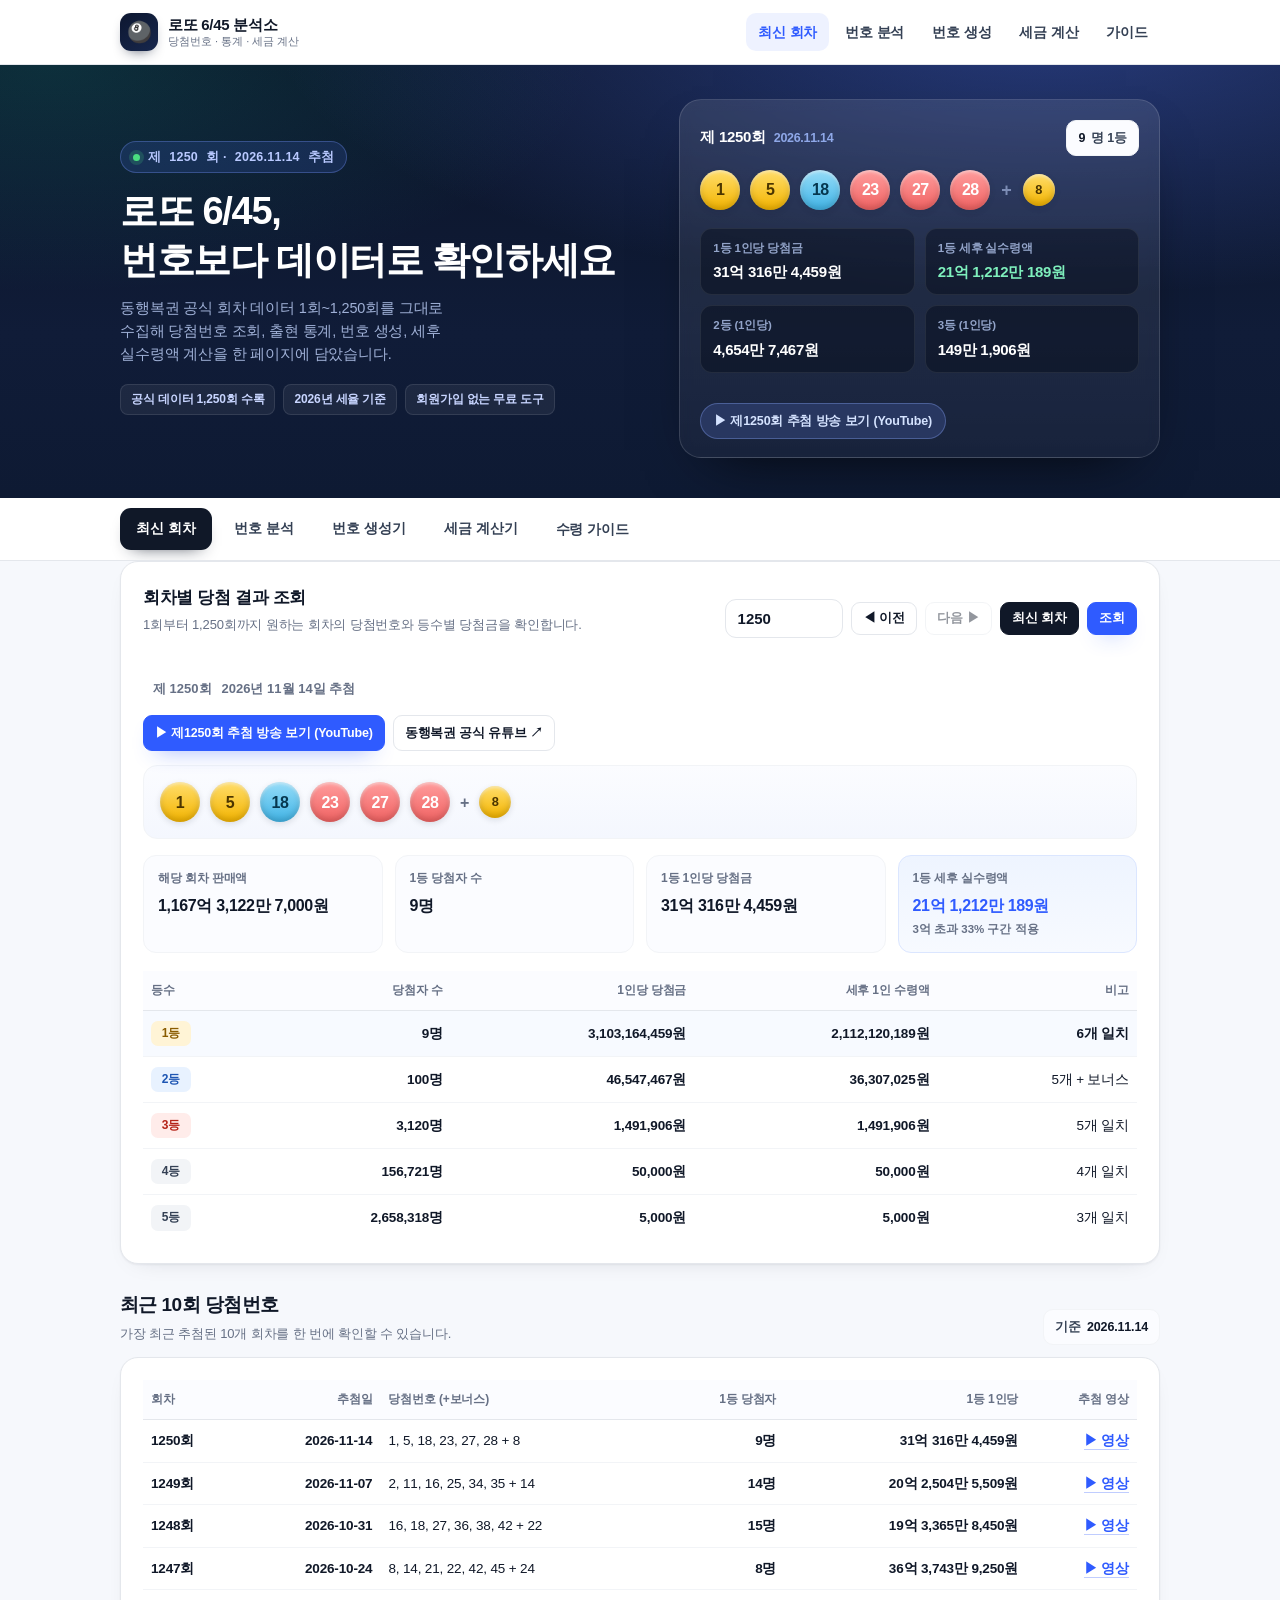
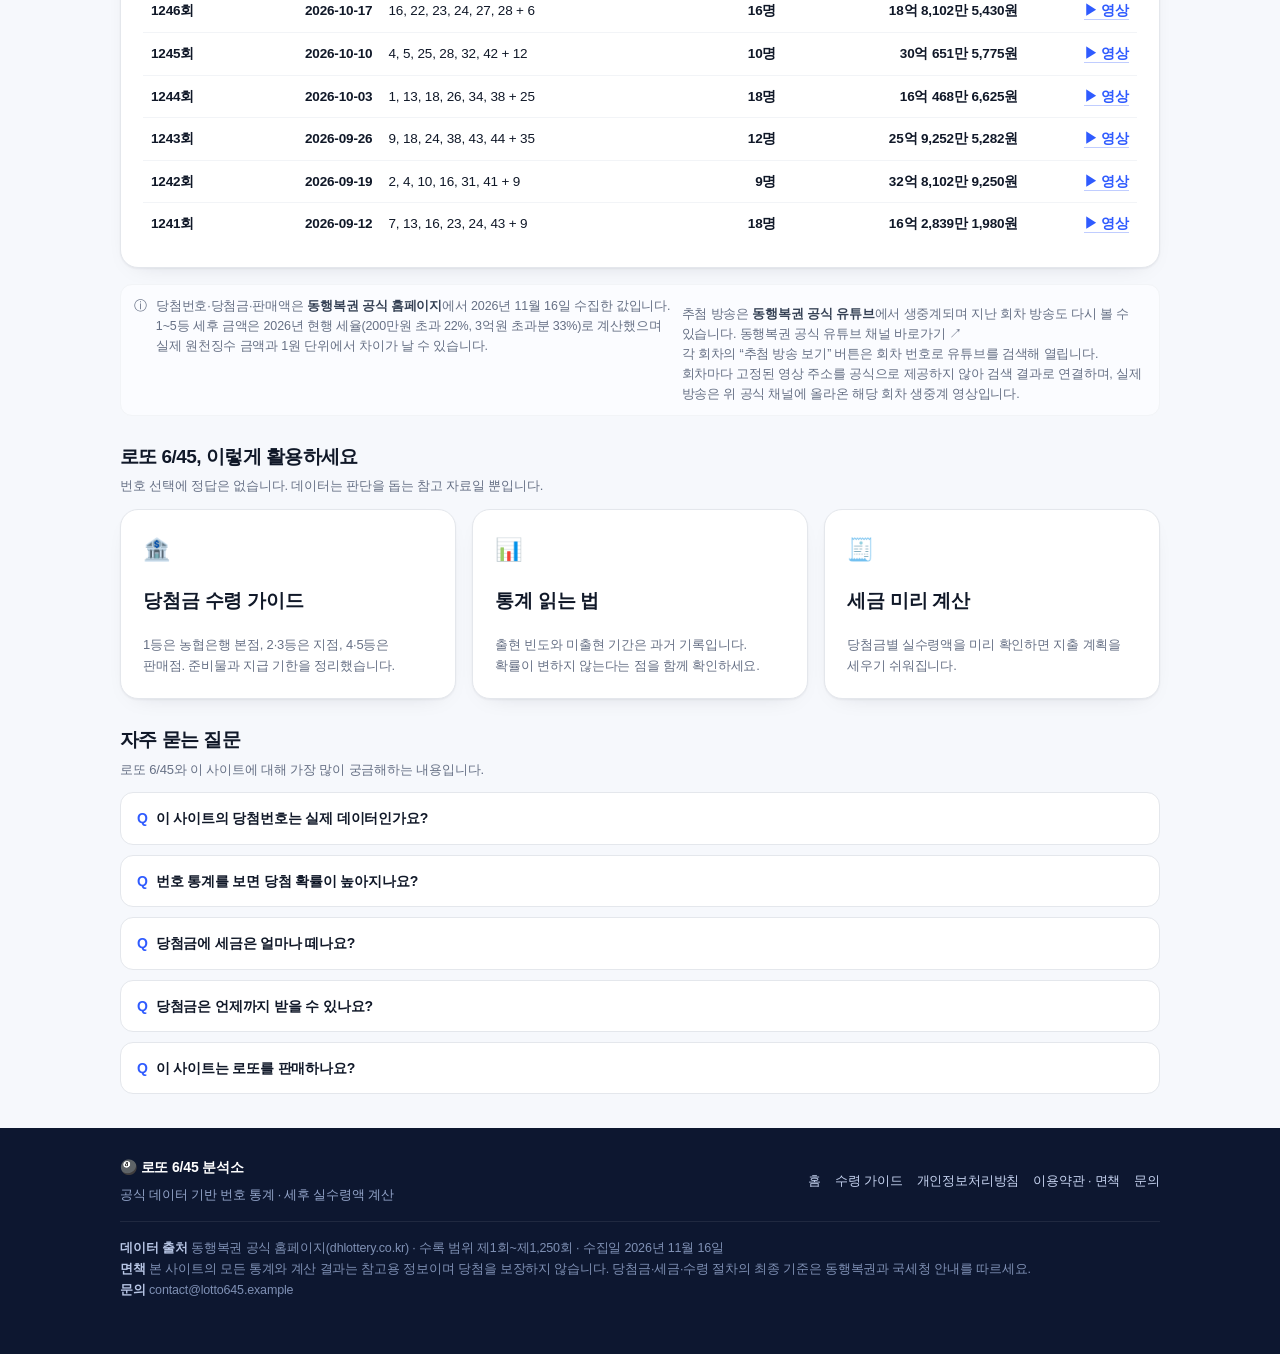
<file: index.html>
<!DOCTYPE html>
<html lang="ko">
<head>
<meta charset="utf-8">
<meta name="viewport" content="width=device-width, initial-scale=1">
<title>로또 6/45 당첨번호 조회 · 번호 통계 · 세후 실수령액 계산 | 로또 분석소</title>
<meta name="description" content="동행복권 공식 데이터 1회~1,250회 기반 로또 6/45 분석 사이트. 최신 회차 당첨번호 조회, 번호별 출현 빈도·미출현·홀짝 통계, 조건 필터 번호 생성과 역대 당첨 시뮬레이션, 2026년 세율 기준 당첨금 세후 실수령액 계산기를 무료로 제공합니다.">
<meta name="keywords" content="로또, 로또645, 로또 당첨번호, 로또 번호 통계, 로또 세금, 로또 실수령액, 로또 번호 생성기, 동행복권">
<meta name="author" content="로또 6/45 분석소">
<meta name="robots" content="index, follow">
<link rel="canonical" href="https://lotto-tools.github.io/kr-lotto-645/">
<meta property="og:type" content="website">
<meta property="og:title" content="로또 6/45 당첨번호 조회 · 번호 통계 · 세후 실수령액 계산">
<meta property="og:description" content="공식 데이터 1,250회 기반 번호 통계와 당첨금 세금 계산기를 한 페이지에서. 회원가입 없이 무료로 이용하세요.">
<meta property="og:url" content="https://lotto-tools.github.io/kr-lotto-645/">
<meta property="og:locale" content="ko_KR">
<meta name="theme-color" content="#0d1730">
<meta property="og:image" content="https://lotto-tools.github.io/kr-lotto-645/assets/img/og-cover.png">
<meta property="og:image:width" content="1200">
<meta property="og:image:height" content="630">
<meta name="twitter:card" content="summary_large_image">
<meta name="twitter:title" content="로또 6/45 당첨번호 조회 · 번호 통계 · 세후 실수령액 계산">
<meta name="twitter:description" content="동행복권 공식 데이터 1,250회 기반 번호 통계와 당첨금 세금 계산기">
<meta name="twitter:image" content="https://lotto-tools.github.io/kr-lotto-645/assets/img/og-cover.png">

<link rel="icon" href="data:image/svg+xml,%3Csvg xmlns='http://www.w3.org/2000/svg' viewBox='0 0 64 64'%3E%3Crect width='64' height='64' rx='14' fill='%230d1730'/%3E%3Ccircle cx='32' cy='32' r='17' fill='%23ffd84d'/%3E%3Ccircle cx='25' cy='25' r='4' fill='%230d1730'/%3E%3Ccircle cx='39' cy='25' r='4' fill='%230d1730'/%3E%3Ccircle cx='25' cy='39' r='4' fill='%230d1730'/%3E%3Ccircle cx='39' cy='39' r='4' fill='%230d1730'/%3E%3C/svg%3E">
<link rel="stylesheet" href="assets/css/style.css">
<script type="application/ld+json">
{
  "@context": "https://schema.org",
  "@type": "WebSite",
  "name": "로또 6/45 분석소",
  "url": "https://lotto-tools.github.io/kr-lotto-645/",
  "description": "동행복권 공식 데이터를 기반으로 로또 6/45 당첨번호 조회, 번호 통계, 번호 생성 시뮬레이션, 당첨금 세금 계산을 제공하는 무료 정보 사이트",
  "inLanguage": "ko-KR"
}
</script>
<script type="application/ld+json">
{
  "@context": "https://schema.org",
  "@type": "FAQPage",
  "mainEntity": [
    {
      "@type": "Question",
      "name": "이 사이트의 당첨번호는 실제 데이터인가요?",
      "acceptedAnswer": {
        "@type": "Answer",
        "text": "네. 동행복권 공식 홈페이지의 회차별 조회 데이터를 그대로 수집해 제1회(2002년 12월 7일)부터 제1,250회(2026년 11월 14일)까지 저장했습니다. 당첨번호, 보너스번호, 등수별 당첨자 수와 당첨금, 회차 판매액을 모두 포함하며 임의로 만든 값은 없습니다."
      }
    },
    {
      "@type": "Question",
      "name": "번호 통계를 보면 당첨 확률이 높아지나요?",
      "acceptedAnswer": {
        "@type": "Answer",
        "text": "아니요. 로또 6/45는 매 회차 독립적으로 추첨되므로 어떤 번호 조합을 골라도 1등 확률은 1/8,145,060으로 같습니다. 통계는 지난 결과를 정리한 기록이며 미래를 예측하지 않습니다."
      }
    },
    {
      "@type": "Question",
      "name": "당첨금에 세금은 얼마나 떼나요?",
      "acceptedAnswer": {
        "@type": "Answer",
        "text": "200만원 이하는 비과세입니다. 200만원을 넘으면 전액에 22%(소득세 20% + 지방소득세 2%)가 적용되고, 3억원을 넘는 금액에는 33%(소득세 30% + 지방소득세 3%)가 적용됩니다."
      }
    },
    {
      "@type": "Question",
      "name": "당첨금은 언제까지 받을 수 있나요?",
      "acceptedAnswer": {
        "@type": "Answer",
        "text": "당첨금 지급개시일(추첨일 다음날)부터 1년 안에 수령해야 하며, 기한이 지나면 권리가 소멸해 받을 수 없습니다."
      }
    },
    {
      "@type": "Question",
      "name": "이 사이트는 로또를 판매하나요?",
      "acceptedAnswer": {
        "@type": "Answer",
        "text": "아니요. 정보 제공만 하는 비영리 분석 사이트로 복권 판매나 구매 대행을 하지 않습니다. 복권 구매는 만 19세 이상만 가능하며 동행복권 공식 판매점이나 공식 온라인 채널을 이용해야 합니다."
      }
    }
  ]
}
</script>
<!-- Google AdSense: 사이트 승인 후 이 자리에 애드센스 스크립트를 삽입합니다. -->
</head>
<body>

<header class="site-header">
  <div class="wrap header-inner">
    <a class="brand" href="index.html" aria-label="로또 6/45 분석소 홈">
      <span class="brand-mark" aria-hidden="true">🎱</span>
      <span class="brand-text">로또 6/45 분석소<small>당첨번호 · 통계 · 세금 계산</small></span>
    </a>
    <nav class="site-nav" aria-label="주요 메뉴">
      <a href="#latest" data-tab="latest" class="is-active">최신 회차</a>
      <a href="#stats" data-tab="stats">번호 분석</a>
      <a href="#generator" data-tab="generator">번호 생성</a>
      <a href="#calculator" data-tab="calculator">세금 계산</a>
      <a href="guide.html">가이드</a>
    </nav>
  </div>
</header>

<section class="hero">
  <div class="wrap hero-grid">
    <div>
      <p class="eyebrow"><span class="live-dot" aria-hidden="true"></span>제 <span id="heroRound">1250</span>회 · <span id="heroDate">2026.11.14</span> 추첨</p>
      <h1>로또 6/45,<br>번호보다 데이터로 확인하세요</h1>
      <p class="hero-sub">동행복권 공식 회차 데이터 1회~1,250회를 그대로 수집해 당첨번호 조회, 출현 통계, 번호 생성, 세후 실수령액 계산을 한 페이지에 담았습니다.</p>
      <div class="hero-badges">
        <span>공식 데이터 1,250회 수록</span>
        <span>2026년 세율 기준</span>
        <span>회원가입 없는 무료 도구</span>
      </div>
    </div>
    <div class="hero-card">
      <div class="hero-card-top">
        <div class="hero-round">제 <span id="heroRound2">1250</span>회<em id="heroDate2">2026.11.14</em></div>
        <span class="chip"><b id="heroWinners">9</b>명 1등</span>
      </div>
      <div class="hero-balls" id="heroBalls">
        <span class="ball b1">1</span>
        <span class="ball b1">5</span>
        <span class="ball b2">18</span>
        <span class="ball b3">23</span>
        <span class="ball b3">27</span>
        <span class="ball b3">28</span>
        <span class="hero-bonus-divider">+</span>
        <span class="ball b1 ball--sm">8</span>
      </div>
      <dl class="hero-prize">
        <div><dt>1등 1인당 당첨금</dt><dd id="heroPrize1">31억 316만 4,459원</dd></div>
        <div><dt>1등 세후 실수령액</dt><dd class="accent" id="heroPrize1Net">21억 1,212만 189원</dd></div>
        <div><dt>2등 (1인당)</dt><dd id="heroPrize2">4,654만 7,467원</dd></div>
        <div><dt>3등 (1인당)</dt><dd id="heroPrize3">149만 1,906원</dd></div>
      </dl>
      <a class="hero-video" id="heroVideoLink" href="https://www.youtube.com/results?search_query=%EB%A1%9C%EB%98%90+1250%ED%9A%8C+%EC%B6%94%EC%B2%A8+%EB%B0%A9%EC%86%A1+%EB%8F%99%ED%96%89%EB%B3%B5%EA%B6%8C" target="_blank" rel="noopener noreferrer">▶ 제1250회 추첨 방송 보기 (YouTube)</a>
    </div>
  </div>
</section>

<div class="tabbar">
  <div class="wrap tabbar-inner" role="tablist" aria-label="콘텐츠 탭">
    <button type="button" class="tab is-active" data-tab="latest" role="tab" aria-selected="true">최신 회차</button>
    <button type="button" class="tab" data-tab="stats" role="tab" aria-selected="false">번호 분석</button>
    <button type="button" class="tab" data-tab="generator" role="tab" aria-selected="false">번호 생성기</button>
    <button type="button" class="tab" data-tab="calculator" role="tab" aria-selected="false">세금 계산기</button>
    <a class="tab" href="guide.html">수령 가이드</a>
  </div>
</div>

<main class="wrap">

  <noscript>
    <div class="notice notice--warn" style="margin-bottom:16px;">
      <span aria-hidden="true">⚠</span>
      <p style="margin:0;">번호 통계·생성기·세금 계산기는 JavaScript로 동작합니다. 브라우저에서 JavaScript를 허용하면 모든 기능을 이용할 수 있으며, 최신 회차 정보와 안내는 그대로 확인할 수 있습니다.</p>
    </div>
  </noscript>

  <!-- ================= 최신 회차 ================= -->
  <section class="panel" id="panel-latest" role="tabpanel" aria-label="최신 회차">
    <div class="card">
      <div class="draw-head">
        <div>
          <h2 class="card-title">회차별 당첨 결과 조회</h2>
          <p class="card-desc">1회부터 1,250회까지 원하는 회차의 당첨번호와 등수별 당첨금을 확인합니다.</p>
        </div>
        <form class="lookup" id="lookupForm" autocomplete="off">
          <label class="sr-only" for="roundInput">조회할 회차</label>
          <input type="number" id="roundInput" min="1" max="1250" step="1" value="1250" inputmode="numeric">
          <button type="button" class="btn btn--sm" id="btnPrevRound" aria-label="이전 회차">◀ 이전</button>
          <button type="button" class="btn btn--sm" id="btnNextRound" aria-label="다음 회차">다음 ▶</button>
          <button type="button" class="btn btn--sm btn--dark" id="btnLatestRound">최신 회차</button>
          <button type="submit" class="btn btn--sm btn--primary">조회</button>
        </form>
      </div>

      <div id="drawCard">
        <div class="draw-round"><span id="drawRoundLabel">제 1250회</span><span id="drawDateLabel">2026년 11월 14일 추첨</span></div>
        <div class="video-row" id="drawVideoRow">
          <a class="btn btn--sm btn--primary" id="drawVideoLink" href="https://www.youtube.com/results?search_query=%EB%A1%9C%EB%98%90+1250%ED%9A%8C+%EC%B6%94%EC%B2%A8+%EB%B0%A9%EC%86%A1+%EB%8F%99%ED%96%89%EB%B3%B5%EA%B6%8C" target="_blank" rel="noopener noreferrer">▶ 제1250회 추첨 방송 보기 (YouTube)</a>
          <a class="btn btn--sm btn--ghost" id="drawChannelLink" href="https://www.youtube.com/channel/UCEk3VwaA6e4H9TW1vSXOjDA" target="_blank" rel="noopener noreferrer">동행복권 공식 유튜브 ↗</a>
        </div>
        <div class="draw-balls" id="drawBalls" style="margin:14px 0 16px;">
          <span class="ball b1">1</span><span class="ball b1">5</span><span class="ball b2">18</span>
          <span class="ball b3">23</span><span class="ball b3">27</span><span class="ball b3">28</span>
          <span class="plus">+</span><span class="ball b1 ball--sm">8</span>
        </div>
        <dl class="stat-grid" id="drawStats">
          <div class="stat"><dt>해당 회차 판매액</dt><dd id="statSales">1,167억 3,122만 7,000원</dd></div>
          <div class="stat"><dt>1등 당첨자 수</dt><dd id="statWinners">9명</dd></div>
          <div class="stat"><dt>1등 1인당 당첨금</dt><dd id="statPrize1">31억 316만 4,459원</dd></div>
          <div class="stat is-key"><dt>1등 세후 실수령액</dt><dd id="statNet1">21억 1,212만 189원<small>세율 33% 구간 적용</small></dd></div>
        </dl>

        <div class="table-scroll" style="margin-top:18px;">
          <table class="data" id="rankTable">
            <caption class="sr-only">회차별 등수별 당첨자 수와 당첨금</caption>
            <thead>
              <tr><th>등수</th><th>당첨자 수</th><th>1인당 당첨금</th><th>세후 1인 수령액</th><th>비고</th></tr>
            </thead>
            <tbody id="rankTableBody">
              <tr class="is-top"><td><span class="rank-badge r1">1등</span></td><td class="num">9명</td><td class="num">3,103,164,459원</td><td class="num">2,112,120,189원</td><td>6개 일치</td></tr>
            </tbody>
          </table>
        </div>
      </div>
    </div>

    <div class="section-head">
      <div>
        <h2>최근 10회 당첨번호</h2>
        <p>가장 최근 추첨된 10개 회차를 한 번에 확인할 수 있습니다.</p>
      </div>
      <span class="chip">기준 <b id="recentBase">2026.11.14</b></span>
    </div>
    <div class="card">
      <div class="table-scroll">
        <table class="data">
          <caption class="sr-only">최근 10회 당첨번호</caption>
          <thead>
            <tr><th>회차</th><th>추첨일</th><th style="text-align:left;">당첨번호 (+보너스)</th><th>1등 당첨자</th><th>1등 1인당</th><th>추첨 영상</th></tr>
          </thead>
          <tbody id="recentTableBody">
            <tr><td class="num">1250회</td><td class="num">2026-11-14</td><td style="text-align:left;">1, 5, 18, 23, 27, 28 + 8</td><td class="num">9명</td><td class="num">31억 316만 4,459원</td><td class="num"><a class="video-link" href="https://www.youtube.com/results?search_query=%EB%A1%9C%EB%98%90+1250%ED%9A%8C+%EC%B6%94%EC%B2%A8+%EB%B0%A9%EC%86%A1+%EB%8F%99%ED%96%89%EB%B3%B5%EA%B6%8C" target="_blank" rel="noopener noreferrer">▶ 영상</a></td></tr>
          </tbody>
        </table>
      </div>
    </div>

    <div class="notice" style="margin-top:16px;">
      <span aria-hidden="true">ⓘ</span>
      <p style="margin:0;">당첨번호·당첨금·판매액은 <b>동행복권 공식 홈페이지</b>에서 2026년 11월 16일 수집한 값입니다. 1~5등 세후 금액은 2026년 현행 세율(200만원 초과 22%, 3억원 초과분 33%)로 계산했으며 실제 원천징수 금액과 1원 단위에서 차이가 날 수 있습니다.</p>
      <p style="margin:0; margin-top:8px;">추첨 방송은 <b>동행복권 공식 유튜브</b>에서 생중계되며 지난 회차 방송도 다시 볼 수 있습니다. <a href="https://www.youtube.com/channel/UCEk3VwaA6e4H9TW1vSXOjDA" target="_blank" rel="noopener noreferrer">동행복권 공식 유튜브 채널 바로가기 ↗</a><br>
      각 회차의 “추첨 방송 보기” 버튼은 회차 번호로 유튜브를 검색해 열립니다. 회차마다 고정된 영상 주소를 공식으로 제공하지 않아 검색 결과로 연결하며, 실제 방송은 위 공식 채널에 올라온 해당 회차 생중계 영상입니다.</p>
    </div>
  </section>

  <!-- ================= 번호 분석 ================= -->
  <section class="panel" id="panel-stats" role="tabpanel" aria-label="번호 분석" hidden>
    <div class="card">
      <div class="draw-head">
        <div>
          <h2 class="card-title">번호 분석 대시보드</h2>
          <p class="card-desc">선택한 구간의 회차를 실시간으로 다시 계산합니다. 기준 구간: <b id="statsRangeLabel">최근 100회</b></p>
        </div>
        <div class="segmented" id="rangeSeg" role="group" aria-label="분석 구간 선택">
          <button type="button" data-range="10">최근 10회</button>
          <button type="button" data-range="30">30회</button>
          <button type="button" data-range="50">50회</button>
          <button type="button" data-range="100" class="is-active">100회</button>
          <button type="button" data-range="all">전체 1,250회</button>
        </div>
      </div>
      <div class="chip-row" id="statsSummary">
        <span class="chip">분석 회차 <b>100회</b></span>
        <span class="chip">총 600개 번호</span>
        <span class="chip">번호당 평균 출현 <b>13.3회</b></span>
        <span class="chip">총 판매액 <b>1조 1,662억</b></span>
      </div>
    </div>

    <div class="card">
      <h3 class="card-title">번호별 출현 빈도 (1~45)</h3>
      <p class="card-desc">색이 진할수록 해당 구간에서 자주 나온 번호입니다. 각 칸의 아래 숫자는 출현 횟수입니다.</p>
      <div class="heatmap" id="heatmap" aria-label="번호별 출현 빈도 히트맵"></div>
      <div class="divider"></div>
      <div class="freq-list" id="freqList" aria-label="번호별 출현 빈도 막대 그래프"></div>
    </div>

    <div class="grid-2">
      <div class="card">
        <h3 class="card-title">핫넘버 · 콜드넘버</h3>
        <p class="card-desc">선택 구간에서 가장 많이 나온 번호 6개와 가장 적게 나온 번호 6개입니다.</p>
        <div class="field">
          <div class="field-label"><strong>🔥 핫넘버</strong><span>많이 출현</span></div>
          <div class="balls-row" id="hotNumbers"></div>
        </div>
        <div class="field">
          <div class="field-label"><strong>❄️ 콜드넘버</strong><span>적게 출현</span></div>
          <div class="balls-row" id="coldNumbers"></div>
        </div>
      </div>
      <div class="card">
        <h3 class="card-title">미출현 기간 TOP 10</h3>
        <p class="card-desc">가장 최근 추첨부터 거슬러 올라가며 몇 회 연속 나오지 않았는지 계산합니다.</p>
        <div class="table-scroll">
          <table class="data">
            <thead><tr><th>순위</th><th>번호</th><th>연속 미출현</th><th>마지막 출현</th></tr></thead>
            <tbody id="gapTableBody"></tbody>
          </table>
        </div>
      </div>
    </div>

    <div class="card">
      <h3 class="card-title">홀짝 · 고저 · 번호대 분포</h3>
      <p class="card-desc">한 회차 당첨번호 6개의 구성 비율을 집계했습니다. 고저는 1~22를 저, 23~45를 고로 구분합니다.</p>
      <div class="grid-3" style="gap:24px;">
        <div>
          <div class="field-label"><strong>홀짝 비율</strong><span>홀 : 짝</span></div>
          <div id="oddEvenDist"></div>
        </div>
        <div>
          <div class="field-label"><strong>고저 비율</strong><span>저(1~22) : 고(23~45)</span></div>
          <div id="lowHighDist"></div>
        </div>
        <div>
          <div class="field-label"><strong>번호대별 분포</strong><span>구간별 누적 출현</span></div>
          <div id="bandDist"></div>
        </div>
      </div>
    </div>

    <div class="grid-2">
      <div class="card">
        <h3 class="card-title">당첨번호 합계 분포</h3>
        <p class="card-desc">6개 번호의 합계가 어느 구간에 몰려 있는지 보여줍니다. 평균 <b id="sumAvg">-</b>, 최소 <b id="sumMin">-</b>, 최대 <b id="sumMax">-</b>.</p>
        <div id="sumHist"></div>
      </div>
      <div class="card">
        <h3 class="card-title">연속번호 · 동반 출현</h3>
        <p class="card-desc">연속된 번호(예: 12·13)가 포함된 회차 비율과, 같은 회차에 함께 나온 횟수가 많은 번호 조합입니다.</p>
        <div id="consecDist" style="margin-bottom:8px;"></div>
        <div class="chip-row" id="pairList"></div>
      </div>
    </div>

    <div class="notice notice--warn" style="margin-top:16px;">
      <span aria-hidden="true">⚠</span>
      <p style="margin:0;"><b>통계는 참고 자료입니다.</b> 로또 6/45는 매 회차 독립적으로 추첨되는 무작위 게임입니다. 과거 출현 빈도가 높거나 낮다고 해서 다음 회차의 확률이 달라지지 않으며, 어떤 번호 조합도 당첨을 보장하지 않습니다.</p>
    </div>
  </section>

  <!-- ================= 번호 생성기 ================= -->
  <section class="panel" id="panel-generator" role="tabpanel" aria-label="번호 생성기" hidden>
    <div class="gen-layout">
      <div class="card">
        <h2 class="card-title">조건 필터 번호 생성기</h2>
        <p class="card-desc">고정수·제외수·홀짝 비율을 지정하면 조건에 맞는 5게임을 무작위로 만듭니다. 모든 조합은 매번 새로 뽑습니다.</p>

        <div class="field">
          <div class="field-label"><strong>고정수 <span id="fixedCount">0</span>/5</strong><span>반드시 포함할 번호 (최대 5개)</span></div>
          <div class="num-grid" id="fixedGrid" role="group" aria-label="고정수 선택"></div>
        </div>

        <div class="field">
          <div class="field-label"><strong>제외수 <span id="excludeCount">0</span>개</strong><span>절대 넣지 않을 번호 (여러 개 선택 가능)</span></div>
          <div class="num-grid" id="excludeGrid" role="group" aria-label="제외수 선택"></div>
        </div>

        <div class="field">
          <div class="field-label"><strong>홀짝 비율</strong><span>홀수 : 짝수</span></div>
          <label class="sr-only" for="oddEvenSelect">홀짝 비율</label>
          <select class="input" id="oddEvenSelect">
            <option value="any">무관 (아무 조합)</option>
            <option value="3:3" selected>3 : 3 (가장 흔한 비율)</option>
            <option value="4:2">4 : 2</option>
            <option value="2:4">2 : 4</option>
            <option value="5:1">5 : 1</option>
            <option value="1:5">1 : 5</option>
            <option value="6:0">6 : 0</option>
            <option value="0:6">0 : 6</option>
          </select>
        </div>

        <div class="field">
          <label class="check-line"><input type="checkbox" id="noConsecutive" checked> 연속번호 제외 (예: 12·13이 함께 나오지 않게)</label>
        </div>

        <div style="display:flex; gap:8px; flex-wrap:wrap;">
          <button type="button" class="btn btn--primary" id="btnGenerate">🎲 5게임 생성</button>
          <button type="button" class="btn" id="btnResetGen">초기화</button>
        </div>
      </div>

      <div class="card">
        <h3 class="card-title">생성 결과</h3>
        <p class="card-desc">각 게임의 <b>역대 조회</b>를 누르면 1~1,250회 전체와 대조해 몇 등에 해당했는지 바로 확인할 수 있습니다.</p>
        <div id="gameList" class="game-list">
          <div class="empty"><strong>아직 생성한 번호가 없습니다.</strong>왼쪽 조건을 정하고 ‘5게임 생성’을 눌러 주세요.</div>
        </div>
        <div class="notice" style="margin-top:14px;">
          <span aria-hidden="true">ⓘ</span>
          <p style="margin:0;">생성된 번호의 당첨 확률은 다른 번호와 완전히 같습니다. 이 도구는 조건 조합을 만들어 줄 뿐 당첨 가능성을 높이지 않습니다.</p>
        </div>
      </div>
    </div>

    <div class="card" style="margin-top:16px;">
      <h2 class="card-title">내 번호로 역대 당첨 조회 (시뮬레이터)</h2>
      <p class="card-desc">번호 6개를 직접 고르면, 그 조합이 1회~1,250회 역대 회차에서 1~5등에 몇 번 해당했는지 계산합니다.</p>
      <div class="num-grid" id="pickGrid" role="group" aria-label="내 번호 6개 선택"></div>
      <div style="display:flex; align-items:center; gap:10px; margin-top:14px; flex-wrap:wrap;">
        <span class="chip">선택 <b id="pickCount">0</b>/6</span>
        <button type="button" class="btn btn--primary" id="btnSimPick" disabled>역대 당첨 조회</button>
        <button type="button" class="btn" id="btnClearPick">선택 초기화</button>
      </div>
      <div id="simResult" style="margin-top:16px;"></div>
    </div>

    <div class="card">
      <h3 class="card-title">등수별 당첨 확률 (참고)</h3>
      <div class="table-scroll">
        <table class="data">
          <thead><tr><th>등수</th><th>조건</th><th>확률</th><th>1게임 기준</th></tr></thead>
          <tbody>
            <tr><td><span class="rank-badge r1">1등</span></td><td>6개 일치</td><td class="num">1 / 8,145,060</td><td>약 814만 게임 중 1</td></tr>
            <tr><td><span class="rank-badge r2">2등</span></td><td>5개 일치 + 보너스</td><td class="num">1 / 1,357,510</td><td>약 136만 게임 중 1</td></tr>
            <tr><td><span class="rank-badge r3">3등</span></td><td>5개 일치</td><td class="num">1 / 35,724</td><td>약 3.6만 게임 중 1</td></tr>
            <tr><td>4등</td><td>4개 일치</td><td class="num">1 / 733</td><td>약 733게임 중 1</td></tr>
            <tr><td>5등</td><td>3개 일치</td><td class="num">1 / 45</td><td>약 45게임 중 1</td></tr>
          </tbody>
        </table>
      </div>
    </div>
  </section>

  <!-- ================= 세금 계산기 ================= -->
  <section class="panel" id="panel-calculator" role="tabpanel" aria-label="세금 계산기" hidden>
    <div class="calc-layout">
      <div class="card">
        <h2 class="card-title">당첨금 실수령액 계산기</h2>
        <p class="card-desc">2026년 현행 소득세법 기준입니다. 당첨금을 입력하면 소득세·지방소득세와 세후 실수령액을 1원 단위로 계산합니다.</p>
        <div class="amount-box">
          <label class="sr-only" for="amountInput">당첨금</label>
          <input type="text" id="amountInput" inputmode="numeric" value="3,103,164,459" placeholder="당첨금 입력">
          <span class="won">원</span>
        </div>
        <div class="quick-row" id="quickRow">
          <button type="button" class="quick" data-amount="3103164459">1등 <b>31억</b></button>
          <button type="button" class="quick" data-amount="46547467">2등 <b>4,655만</b></button>
          <button type="button" class="quick" data-amount="1491906">3등 <b>149만</b></button>
          <button type="button" class="quick" data-amount="50000">4등 <b>5만</b></button>
          <button type="button" class="quick" data-amount="5000">5등 <b>5천</b></button>
          <button type="button" class="quick" data-amount="20000000">2천만</button>
          <button type="button" class="quick" data-amount="500000000">5억</button>
        </div>
        <div class="field" style="margin-top:16px; margin-bottom:0;">
          <label class="check-line"><input type="checkbox" id="costToggle"> 게임 구입금액 1,000원을 필요경비로 차감해 계산</label>
        </div>
        <div class="notice" style="margin-top:14px;">
          <span aria-hidden="true">ⓘ</span>
          <p style="margin:0;">원 단위 미만은 절사했습니다. <b>200만원 이하</b>는 비과세이며, <b>200만원을 넘으면 전액</b>이 과세 대상입니다(초과분만 과세하는 방식이 아닙니다).</p>
        </div>
      </div>

      <div class="card">
        <div class="result-hero">
          <div class="label">세후 실수령액</div>
          <div class="value" id="calcNet">21억 1,212만 189원</div>
          <div class="sub">세전 <b id="calcGross">3,103,164,459원</b> · 총 세금 <b id="calcTotalTax">991,044,270원</b> · 실효세율 <b id="calcRate">31.9%</b></div>
        </div>
        <div class="split-list">
          <div class="split-row"><span>소득세 (20% / 30%)</span><b id="calcIncomeTax">900,949,337원</b></div>
          <div class="split-row"><span>지방소득세 (2% / 3%)</span><b id="calcLocalTax">90,094,933원</b></div>
          <div class="split-row"><span>세금 합계</span><b id="calcTotalTax2">991,044,270원</b></div>
          <div class="split-row"><span>적용 구간</span><b id="calcBracket">3억원 초과</b></div>
        </div>
        <div class="divider"></div>
        <h3 class="card-title" style="font-size:15px;">세율 구간별 계산 내역</h3>
        <div class="table-scroll">
          <table class="data">
            <thead><tr><th>과세 구간</th><th>금액</th><th>세율</th><th>세금</th></tr></thead>
            <tbody id="calcBracketBody"></tbody>
          </table>
        </div>
      </div>
    </div>

    <div class="card">
      <h2 class="card-title">복권 당첨금 세금 구조 (2026년 기준)</h2>
      <div class="prose">
        <p>복권 당첨금은 소득세법상 <b>기타소득</b>으로 분류되어 원천징수됩니다. 당첨금을 받을 때 이미 세금이 빠진 금액을 수령하므로, 별도로 종합소득세 신고를 하지 않아도 됩니다(기타소득 분리과세).</p>
        <ul>
          <li><b>200만원 이하</b> — 비과세. 4등(5만원)·5등(5,000원)은 세금이 없습니다.</li>
          <li><b>200만원 초과 ~ 3억원 이하</b> — 당첨금 전액에 22% (소득세 20% + 지방소득세 2%).</li>
          <li><b>3억원 초과</b> — 3억원까지는 22%, 3억원을 넘는 금액에 33% (소득세 30% + 지방소득세 3%).</li>
        </ul>
        <p>예를 들어 1등 당첨금이 31억 316만 4,459원이라면, 3억원까지 6,600만원(22%)과 초과분 28억 316만 4,459원의 33%인 9억 2,504만 4,270원을 합해 9억 9,104만 4,270원을 세금으로 내고 21억 1,212만 189원을 받게 됩니다.</p>
        <p>실무에서는 당첨 복권 1게임의 구입금액 1,000원을 필요경비로 차감해 계산하는 경우가 있어, 세금이 최대 330원 적어질 수 있습니다. 위 계산기의 체크박스로 두 방식을 모두 확인할 수 있습니다.</p>
      </div>
      <p style="margin:14px 0 0; font-size:13px; color:var(--muted);">자세한 수령 절차와 준비물은 <a href="guide.html" style="color:var(--brand); font-weight:700;">당첨금 수령 가이드</a>에서 확인하세요.</p>
    </div>
  </section>

  <!-- ================= 공통 안내 ================= -->
  <div class="section-head">
    <div>
      <h2>로또 6/45, 이렇게 활용하세요</h2>
      <p>번호 선택에 정답은 없습니다. 데이터는 판단을 돕는 참고 자료일 뿐입니다.</p>
    </div>
  </div>
  <div class="grid-3">
    <a class="card" href="guide.html">
      <div style="font-size:22px; margin-bottom:8px;">🏦</div>
      <h3 class="card-title">당첨금 수령 가이드</h3>
      <p class="card-desc" style="margin:0;">1등은 농협은행 본점, 2·3등은 지점, 4·5등은 판매점. 준비물과 지급 기한을 정리했습니다.</p>
    </a>
    <a class="card" href="#stats" data-tab="stats">
      <div style="font-size:22px; margin-bottom:8px;">📊</div>
      <h3 class="card-title">통계 읽는 법</h3>
      <p class="card-desc" style="margin:0;">출현 빈도와 미출현 기간은 과거 기록입니다. 확률이 변하지 않는다는 점을 함께 확인하세요.</p>
    </a>
    <a class="card" href="#calculator" data-tab="calculator">
      <div style="font-size:22px; margin-bottom:8px;">🧾</div>
      <h3 class="card-title">세금 미리 계산</h3>
      <p class="card-desc" style="margin:0;">당첨금별 실수령액을 미리 확인하면 지출 계획을 세우기 쉬워집니다.</p>
    </a>
  </div>

  <div class="section-head">
    <div>
      <h2>자주 묻는 질문</h2>
      <p>로또 6/45와 이 사이트에 대해 가장 많이 궁금해하는 내용입니다.</p>
    </div>
  </div>
  <div class="faq">
    <details>
      <summary>이 사이트의 당첨번호는 실제 데이터인가요?</summary>
      <p>네. 동행복권 공식 홈페이지의 회차별 조회 데이터를 그대로 수집해 1회(2002년 12월 7일)부터 1,250회(2026년 11월 14일)까지 저장했습니다. 당첨번호, 보너스번호, 등수별 당첨자 수와 당첨금, 회차 판매액을 모두 포함하며 임의로 만든 값은 없습니다.</p>
    </details>
    <details>
      <summary>번호 통계를 보면 당첨 확률이 높아지나요?</summary>
      <p>아니요. 로또 6/45는 매 회차 독립적으로 추첨되므로 어떤 번호 조합을 골라도 1등 확률은 1/8,145,060으로 같습니다. 통계는 지난 결과를 정리한 기록이며 미래를 예측하지 않습니다. 번호 선택의 재미와 참고용으로만 활용하세요.</p>
    </details>
    <details>
      <summary>당첨금에 세금은 얼마나 떼나요?</summary>
      <p>200만원 이하는 비과세입니다. 200만원을 넘으면 전액에 22%(소득세 20% + 지방소득세 2%)가 적용되고, 3억원을 넘는 금액에는 33%(소득세 30% + 지방소득세 3%)가 적용됩니다. 세금 계산기에서 금액별로 바로 확인할 수 있습니다.</p>
    </details>
    <details>
      <summary>당첨금은 언제까지 받을 수 있나요?</summary>
      <p>당첨금 지급개시일(추첨일 다음날)부터 1년 안에 수령해야 하며, 기한이 지나면 권리가 소멸해 받을 수 없습니다. 마감 직전에 몰리지 않도록 여유 있게 방문하세요. 자세한 절차는 수령 가이드에 정리되어 있습니다.</p>
    </details>
    <details>
      <summary>이 사이트는 로또를 판매하나요?</summary>
      <p>아니요. 이 사이트는 정보 제공만 하는 비영리 분석 사이트로, 복권 판매나 구매 대행을 하지 않습니다. 복권 구매는 만 19세 이상만 가능하며, 반드시 동행복권 공식 판매점이나 공식 온라인 채널을 이용하세요.</p>
    </details>
  </div>

</main>

<footer class="site-footer">
  <div class="wrap">
    <div class="footer-top">
      <div>
        <div class="footer-brand">🎱 로또 6/45 분석소</div>
        <p style="margin:6px 0 0;">공식 데이터 기반 번호 통계 · 세후 실수령액 계산</p>
      </div>
      <nav class="footer-nav" aria-label="바닥글 메뉴">
        <a href="index.html">홈</a>
        <a href="guide.html">수령 가이드</a>
        <a href="privacy.html">개인정보처리방침</a>
        <a href="terms.html">이용약관 · 면책</a>
        <a href="mailto:contact@lotto645.example">문의</a>
      </nav>
    </div>
    <p class="footer-note">
      <b>데이터 출처</b> 동행복권 공식 홈페이지(dhlottery.co.kr) · 수록 범위 제1회~제1,250회 · 수집일 2026년 11월 16일<br>
      <b>면책</b> 본 사이트의 모든 통계와 계산 결과는 참고용 정보이며 당첨을 보장하지 않습니다. 당첨금·세금·수령 절차의 최종 기준은 동행복권과 국세청 안내를 따르세요.<br>
      <b>문의</b> contact@lotto645.example
    </p>
  </div>
</footer>

<script src="assets/js/lotto-core.js"></script>
<script src="assets/js/app.js"></script>
</body>
</html>
</file>
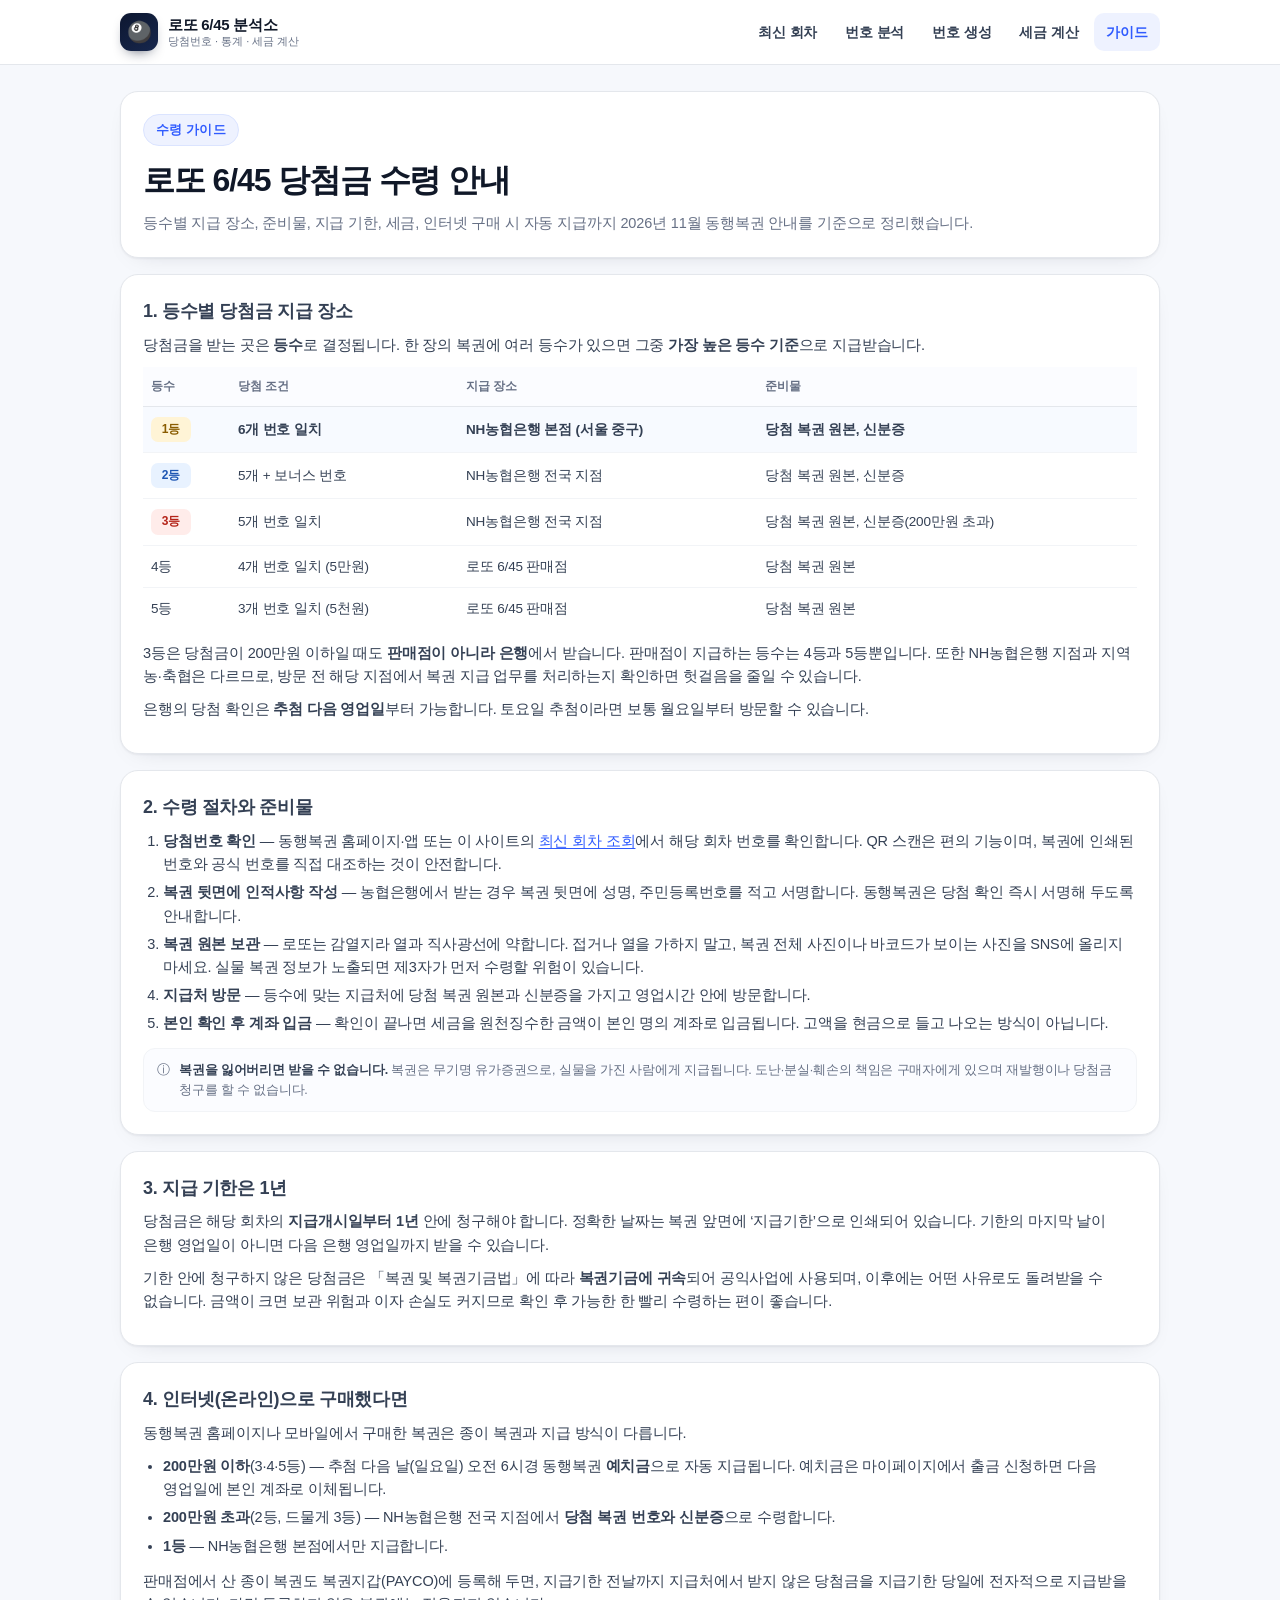
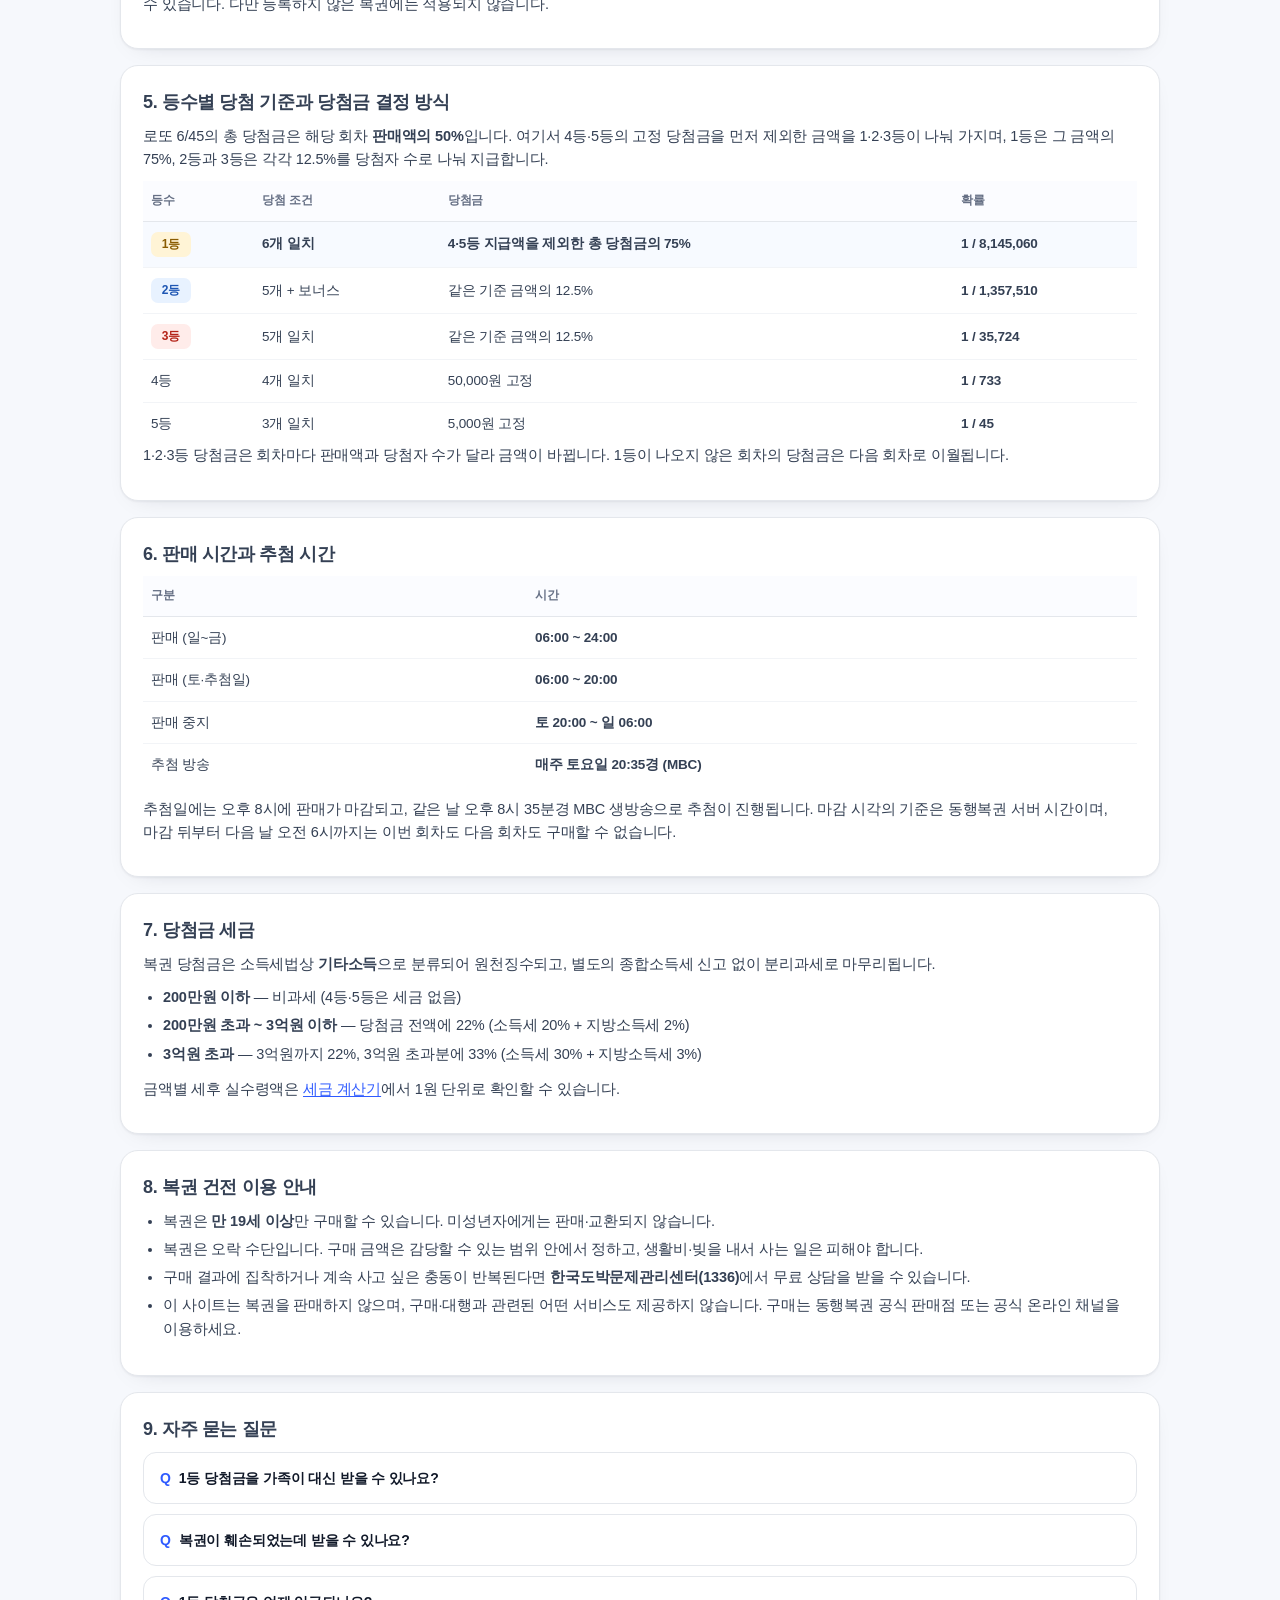
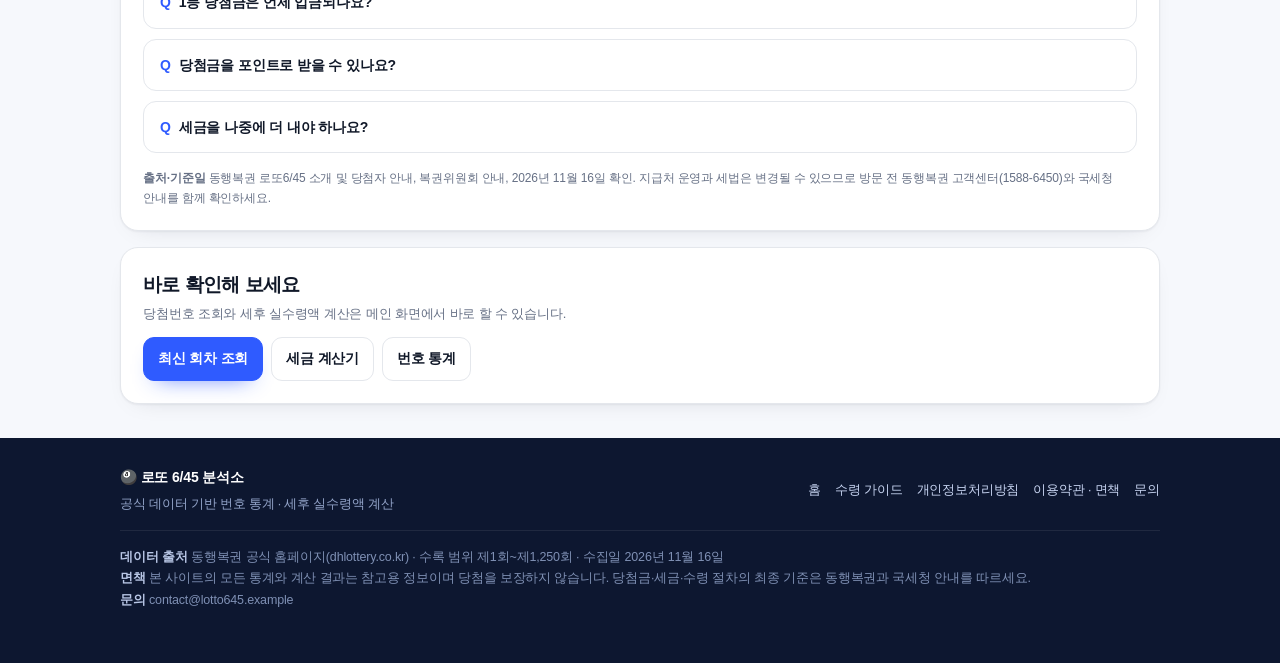
<file: guide.html>
<!DOCTYPE html>
<html lang="ko">
<head>
<meta charset="utf-8">
<meta name="viewport" content="width=device-width, initial-scale=1">
<title>로또 6/45 당첨금 수령 가이드 — 지급 장소·준비물·기한·세금 | 로또 분석소</title>
<meta name="description" content="로또 6/45 당첨금 수령 방법을 등수별 지급처(농협은행 본점·지점·판매점), 준비물, 지급 기한 1년, 인터넷 구매 시 자동 지급, 당첨금 세율과 건전 이용 안내까지 한 번에 정리했습니다.">
<meta name="keywords" content="로또 당첨금 수령, 로또 1등 수령, 농협은행 본점, 로또 지급기한, 로또 세금, 로또 당첨금 세후">
<meta name="robots" content="index, follow">
<link rel="canonical" href="https://lotto-tools.github.io/kr-lotto-645/guide.html">
<meta property="og:type" content="article">
<meta property="og:title" content="로또 6/45 당첨금 수령 가이드 — 지급 장소·준비물·기한·세금">
<meta property="og:description" content="1등은 농협은행 본점, 2·3등은 전국 지점, 4·5등은 판매점. 지급 기한과 준비물, 세금 구조를 정리했습니다.">
<meta property="og:url" content="https://lotto-tools.github.io/kr-lotto-645/guide.html">
<meta property="og:locale" content="ko_KR">
<meta name="theme-color" content="#0d1730">
<meta property="og:image" content="https://lotto-tools.github.io/kr-lotto-645/assets/img/og-cover.png">
<meta property="og:image:width" content="1200">
<meta property="og:image:height" content="630">
<meta name="twitter:card" content="summary_large_image">
<meta name="twitter:title" content="로또 6/45 당첨번호 조회 · 번호 통계 · 세후 실수령액 계산">
<meta name="twitter:description" content="동행복권 공식 데이터 1,250회 기반 번호 통계와 당첨금 세금 계산기">
<meta name="twitter:image" content="https://lotto-tools.github.io/kr-lotto-645/assets/img/og-cover.png">

<link rel="icon" href="data:image/svg+xml,%3Csvg xmlns='http://www.w3.org/2000/svg' viewBox='0 0 64 64'%3E%3Crect width='64' height='64' rx='14' fill='%230d1730'/%3E%3Ccircle cx='32' cy='32' r='17' fill='%23ffd84d'/%3E%3Ccircle cx='25' cy='25' r='4' fill='%230d1730'/%3E%3Ccircle cx='39' cy='25' r='4' fill='%230d1730'/%3E%3Ccircle cx='25' cy='39' r='4' fill='%230d1730'/%3E%3Ccircle cx='39' cy='39' r='4' fill='%230d1730'/%3E%3C/svg%3E">
<link rel="stylesheet" href="assets/css/style.css">
<script type="application/ld+json">
{
  "@context": "https://schema.org",
  "@type": "FAQPage",
  "mainEntity": [
    {"@type":"Question","name":"로또 1등 당첨금은 어디서 받나요?","acceptedAnswer":{"@type":"Answer","text":"판매점에서 구매한 종이 복권은 NH농협은행 본점에서만 1등 당첨금을 지급합니다. 본인 확인을 위해 당첨 복권 원본과 신분증을 지참해야 합니다."}},
    {"@type":"Question","name":"로또 당첨금 지급 기한은 언제까지인가요?","acceptedAnswer":{"@type":"Answer","text":"해당 회차의 지급개시일부터 1년입니다. 복권 앞면에 인쇄된 지급기한을 확인하면 되고, 마지막 날이 은행 영업일이 아니면 다음 영업일까지 청구할 수 있습니다. 기한이 지나면 복권기금에 귀속됩니다."}},
    {"@type":"Question","name":"로또 3등은 판매점에서 받을 수 있나요?","acceptedAnswer":{"@type":"Answer","text":"아니요. 판매점이 지급하는 것은 4등(5만원)과 5등(5천원)뿐입니다. 3등은 금액과 관계없이 NH농협은행 전국 지점에서 받습니다."}},
    {"@type":"Question","name":"인터넷으로 산 로또가 당첨되면 어떻게 되나요?","acceptedAnswer":{"@type":"Answer","text":"200만원 이하 당첨금은 추첨 다음 날 오전 6시경 동행복권 예치금으로 자동 지급됩니다. 200만원을 넘는 2등과 1등은 각각 농협은행 지점과 본점에서 당첨 복권 번호와 신분증을 가지고 수령합니다."}}
  ]
}
</script>
<!-- Google AdSense: 사이트 승인 후 이 자리에 애드센스 스크립트를 삽입합니다. -->
</head>
<body>

<header class="site-header">
  <div class="wrap header-inner">
    <a class="brand" href="index.html" aria-label="로또 6/45 분석소 홈">
      <span class="brand-mark" aria-hidden="true">🎱</span>
      <span class="brand-text">로또 6/45 분석소<small>당첨번호 · 통계 · 세금 계산</small></span>
    </a>
    <nav class="site-nav" aria-label="주요 메뉴">
      <a href="index.html#latest">최신 회차</a>
      <a href="index.html#stats">번호 분석</a>
      <a href="index.html#generator">번호 생성</a>
      <a href="index.html#calculator">세금 계산</a>
      <a href="guide.html" class="is-active">가이드</a>
    </nav>
  </div>
</header>

<main class="wrap" style="padding-top:26px;">
  <div class="card">
    <p class="eyebrow" style="color:var(--brand); background:var(--brand-soft); border-color:#dbe4ff;">수령 가이드</p>
    <h1 style="margin:0 0 10px; font-size:clamp(24px,3.4vw,32px); letter-spacing:-.035em; line-height:1.3;">로또 6/45 당첨금 수령 안내</h1>
    <p style="margin:0; color:var(--muted); font-size:14.5px;">등수별 지급 장소, 준비물, 지급 기한, 세금, 인터넷 구매 시 자동 지급까지 2026년 11월 동행복권 안내를 기준으로 정리했습니다.</p>
  </div>

  <div class="card">
    <div class="prose">
      <h2>1. 등수별 당첨금 지급 장소</h2>
      <p>당첨금을 받는 곳은 <b>등수</b>로 결정됩니다. 한 장의 복권에 여러 등수가 있으면 그중 <b>가장 높은 등수 기준</b>으로 지급받습니다.</p>
      <div class="table-scroll">
        <table class="data table-left">
          <thead><tr><th>등수</th><th>당첨 조건</th><th>지급 장소</th><th>준비물</th></tr></thead>
          <tbody>
            <tr class="is-top"><td><span class="rank-badge r1">1등</span></td><td>6개 번호 일치</td><td style="text-align:left;">NH농협은행 <b>본점</b> (서울 중구)</td><td style="text-align:left;">당첨 복권 원본, 신분증</td></tr>
            <tr><td><span class="rank-badge r2">2등</span></td><td>5개 + 보너스 번호</td><td style="text-align:left;">NH농협은행 전국 지점</td><td style="text-align:left;">당첨 복권 원본, 신분증</td></tr>
            <tr><td><span class="rank-badge r3">3등</span></td><td>5개 번호 일치</td><td style="text-align:left;">NH농협은행 전국 지점</td><td style="text-align:left;">당첨 복권 원본, 신분증(200만원 초과)</td></tr>
            <tr><td>4등</td><td>4개 번호 일치 (5만원)</td><td style="text-align:left;">로또 6/45 판매점</td><td style="text-align:left;">당첨 복권 원본</td></tr>
            <tr><td>5등</td><td>3개 번호 일치 (5천원)</td><td style="text-align:left;">로또 6/45 판매점</td><td style="text-align:left;">당첨 복권 원본</td></tr>
          </tbody>
        </table>
      </div>
      <p style="margin-top:12px;">3등은 당첨금이 200만원 이하일 때도 <b>판매점이 아니라 은행</b>에서 받습니다. 판매점이 지급하는 등수는 4등과 5등뿐입니다. 또한 NH농협은행 지점과 지역 농·축협은 다르므로, 방문 전 해당 지점에서 복권 지급 업무를 처리하는지 확인하면 헛걸음을 줄일 수 있습니다.</p>
      <p>은행의 당첨 확인은 <b>추첨 다음 영업일</b>부터 가능합니다. 토요일 추첨이라면 보통 월요일부터 방문할 수 있습니다.</p>
    </div>
  </div>

  <div class="card">
    <div class="prose">
      <h2>2. 수령 절차와 준비물</h2>
      <ol>
        <li><b>당첨번호 확인</b> — 동행복권 홈페이지·앱 또는 이 사이트의 <a href="index.html#latest">최신 회차 조회</a>에서 해당 회차 번호를 확인합니다. QR 스캔은 편의 기능이며, 복권에 인쇄된 번호와 공식 번호를 직접 대조하는 것이 안전합니다.</li>
        <li><b>복권 뒷면에 인적사항 작성</b> — 농협은행에서 받는 경우 복권 뒷면에 성명, 주민등록번호를 적고 서명합니다. 동행복권은 당첨 확인 즉시 서명해 두도록 안내합니다.</li>
        <li><b>복권 원본 보관</b> — 로또는 감열지라 열과 직사광선에 약합니다. 접거나 열을 가하지 말고, 복권 전체 사진이나 바코드가 보이는 사진을 SNS에 올리지 마세요. 실물 복권 정보가 노출되면 제3자가 먼저 수령할 위험이 있습니다.</li>
        <li><b>지급처 방문</b> — 등수에 맞는 지급처에 당첨 복권 원본과 신분증을 가지고 영업시간 안에 방문합니다.</li>
        <li><b>본인 확인 후 계좌 입금</b> — 확인이 끝나면 세금을 원천징수한 금액이 본인 명의 계좌로 입금됩니다. 고액을 현금으로 들고 나오는 방식이 아닙니다.</li>
      </ol>
      <div class="notice">
        <span aria-hidden="true">ⓘ</span>
        <p style="margin:0;"><b>복권을 잃어버리면 받을 수 없습니다.</b> 복권은 무기명 유가증권으로, 실물을 가진 사람에게 지급됩니다. 도난·분실·훼손의 책임은 구매자에게 있으며 재발행이나 당첨금 청구를 할 수 없습니다.</p>
      </div>
    </div>
  </div>

  <div class="card">
    <div class="prose">
      <h2>3. 지급 기한은 1년</h2>
      <p>당첨금은 해당 회차의 <b>지급개시일부터 1년</b> 안에 청구해야 합니다. 정확한 날짜는 복권 앞면에 ‘지급기한’으로 인쇄되어 있습니다. 기한의 마지막 날이 은행 영업일이 아니면 다음 은행 영업일까지 받을 수 있습니다.</p>
      <p>기한 안에 청구하지 않은 당첨금은 「복권 및 복권기금법」에 따라 <b>복권기금에 귀속</b>되어 공익사업에 사용되며, 이후에는 어떤 사유로도 돌려받을 수 없습니다. 금액이 크면 보관 위험과 이자 손실도 커지므로 확인 후 가능한 한 빨리 수령하는 편이 좋습니다.</p>
    </div>
  </div>

  <div class="card">
    <div class="prose">
      <h2>4. 인터넷(온라인)으로 구매했다면</h2>
      <p>동행복권 홈페이지나 모바일에서 구매한 복권은 종이 복권과 지급 방식이 다릅니다.</p>
      <ul>
        <li><b>200만원 이하</b>(3·4·5등) — 추첨 다음 날(일요일) 오전 6시경 동행복권 <b>예치금</b>으로 자동 지급됩니다. 예치금은 마이페이지에서 출금 신청하면 다음 영업일에 본인 계좌로 이체됩니다.</li>
        <li><b>200만원 초과</b>(2등, 드물게 3등) — NH농협은행 전국 지점에서 <b>당첨 복권 번호와 신분증</b>으로 수령합니다.</li>
        <li><b>1등</b> — NH농협은행 본점에서만 지급합니다.</li>
      </ul>
      <p>판매점에서 산 종이 복권도 복권지갑(PAYCO)에 등록해 두면, 지급기한 전날까지 지급처에서 받지 않은 당첨금을 지급기한 당일에 전자적으로 지급받을 수 있습니다. 다만 등록하지 않은 복권에는 적용되지 않습니다.</p>
    </div>
  </div>

  <div class="card">
    <div class="prose">
      <h2>5. 등수별 당첨 기준과 당첨금 결정 방식</h2>
      <p>로또 6/45의 총 당첨금은 해당 회차 <b>판매액의 50%</b>입니다. 여기서 4등·5등의 고정 당첨금을 먼저 제외한 금액을 1·2·3등이 나눠 가지며, 1등은 그 금액의 75%, 2등과 3등은 각각 12.5%를 당첨자 수로 나눠 지급합니다.</p>
      <div class="table-scroll">
        <table class="data table-left">
          <thead><tr><th>등수</th><th>당첨 조건</th><th>당첨금</th><th>확률</th></tr></thead>
          <tbody>
            <tr class="is-top"><td><span class="rank-badge r1">1등</span></td><td>6개 일치</td><td style="text-align:left;">4·5등 지급액을 제외한 총 당첨금의 75%</td><td class="num">1 / 8,145,060</td></tr>
            <tr><td><span class="rank-badge r2">2등</span></td><td>5개 + 보너스</td><td style="text-align:left;">같은 기준 금액의 12.5%</td><td class="num">1 / 1,357,510</td></tr>
            <tr><td><span class="rank-badge r3">3등</span></td><td>5개 일치</td><td style="text-align:left;">같은 기준 금액의 12.5%</td><td class="num">1 / 35,724</td></tr>
            <tr><td>4등</td><td>4개 일치</td><td style="text-align:left;">50,000원 고정</td><td class="num">1 / 733</td></tr>
            <tr><td>5등</td><td>3개 일치</td><td style="text-align:left;">5,000원 고정</td><td class="num">1 / 45</td></tr>
          </tbody>
        </table>
      </div>
      <p>1·2·3등 당첨금은 회차마다 판매액과 당첨자 수가 달라 금액이 바뀝니다. 1등이 나오지 않은 회차의 당첨금은 다음 회차로 이월됩니다.</p>
    </div>
  </div>

  <div class="card">
    <div class="prose">
      <h2>6. 판매 시간과 추첨 시간</h2>
      <div class="table-scroll">
        <table class="data table-left">
          <thead><tr><th>구분</th><th>시간</th></tr></thead>
          <tbody>
            <tr><td>판매 (일~금)</td><td class="num">06:00 ~ 24:00</td></tr>
            <tr><td>판매 (토·추첨일)</td><td class="num">06:00 ~ 20:00</td></tr>
            <tr><td>판매 중지</td><td class="num">토 20:00 ~ 일 06:00</td></tr>
            <tr><td>추첨 방송</td><td class="num">매주 토요일 20:35경 (MBC)</td></tr>
          </tbody>
        </table>
      </div>
      <p style="margin-top:12px;">추첨일에는 오후 8시에 판매가 마감되고, 같은 날 오후 8시 35분경 MBC 생방송으로 추첨이 진행됩니다. 마감 시각의 기준은 동행복권 서버 시간이며, 마감 뒤부터 다음 날 오전 6시까지는 이번 회차도 다음 회차도 구매할 수 없습니다.</p>
    </div>
  </div>

  <div class="card">
    <div class="prose">
      <h2>7. 당첨금 세금</h2>
      <p>복권 당첨금은 소득세법상 <b>기타소득</b>으로 분류되어 원천징수되고, 별도의 종합소득세 신고 없이 분리과세로 마무리됩니다.</p>
      <ul>
        <li><b>200만원 이하</b> — 비과세 (4등·5등은 세금 없음)</li>
        <li><b>200만원 초과 ~ 3억원 이하</b> — 당첨금 전액에 22% (소득세 20% + 지방소득세 2%)</li>
        <li><b>3억원 초과</b> — 3억원까지 22%, 3억원 초과분에 33% (소득세 30% + 지방소득세 3%)</li>
      </ul>
      <p>금액별 세후 실수령액은 <a href="index.html#calculator">세금 계산기</a>에서 1원 단위로 확인할 수 있습니다.</p>
    </div>
  </div>

  <div class="card">
    <div class="prose">
      <h2>8. 복권 건전 이용 안내</h2>
      <ul>
        <li>복권은 <b>만 19세 이상</b>만 구매할 수 있습니다. 미성년자에게는 판매·교환되지 않습니다.</li>
        <li>복권은 오락 수단입니다. 구매 금액은 감당할 수 있는 범위 안에서 정하고, 생활비·빚을 내서 사는 일은 피해야 합니다.</li>
        <li>구매 결과에 집착하거나 계속 사고 싶은 충동이 반복된다면 <b>한국도박문제관리센터(1336)</b>에서 무료 상담을 받을 수 있습니다.</li>
        <li>이 사이트는 복권을 판매하지 않으며, 구매·대행과 관련된 어떤 서비스도 제공하지 않습니다. 구매는 동행복권 공식 판매점 또는 공식 온라인 채널을 이용하세요.</li>
      </ul>
    </div>
  </div>

  <div class="card">
    <div class="prose">
      <h2>9. 자주 묻는 질문</h2>
    </div>
    <div class="faq">
      <details>
        <summary>1등 당첨금을 가족이 대신 받을 수 있나요?</summary>
        <p>당첨금은 실물 복권 소지자에게 지급됩니다. 다만 본인 확인 절차가 있으므로, 대리 수령 가능 여부와 필요한 위임 서류는 방문 전에 NH농협은행 본점과 동행복권 고객센터(1588-6450)에 확인하는 것이 안전합니다.</p>
      </details>
      <details>
        <summary>복권이 훼손되었는데 받을 수 있나요?</summary>
        <p>복권의 일부가 훼손되어 당첨 사실과 복권 자체를 확인할 수 없으면 지급이 거절될 수 있습니다. 훼손 정도에 대한 판단은 지급처의 확인 절차를 따릅니다. 열에 약한 감열지이므로 보관에 주의하세요.</p>
      </details>
      <details>
        <summary>1등 당첨금은 언제 입금되나요?</summary>
        <p>은행에서 본인 확인과 복권 검증이 끝나면 당일 지급되는 것이 일반적입니다. 다만 고액 당첨금은 검증 절차와 은행 업무 상황에 따라 처리 시간이 달라질 수 있습니다.</p>
      </details>
      <details>
        <summary>당첨금을 포인트로 받을 수 있나요?</summary>
        <p>동행복권은 200만원 이하 당첨금을 PAYCO 포인트로 지급하는 전자적 지급 서비스를 운영합니다. 지급기한 전날까지 지급처에서 받지 않은 경우 지급기한 당일에 처리되며, 세부 요건은 동행복권 전자적 지급 서비스 약관을 따릅니다.</p>
      </details>
      <details>
        <summary>세금을 나중에 더 내야 하나요?</summary>
        <p>복권 당첨금은 원천징수로 과세가 종결되는 기타소득입니다. 당첨금을 받을 때 이미 세금이 차감되어 지급되므로, 이 금액 때문에 추가로 종합소득세를 신고할 필요는 없습니다.</p>
      </details>
    </div>
    <p style="margin:16px 0 0; font-size:12px; color:var(--muted);">
      <b>출처·기준일</b> 동행복권 로또6/45 소개 및 당첨자 안내, 복권위원회 안내, 2026년 11월 16일 확인. 지급처 운영과 세법은 변경될 수 있으므로 방문 전 동행복권 고객센터(1588-6450)와 국세청 안내를 함께 확인하세요.
    </p>
  </div>

  <div class="card">
    <div class="section-head" style="margin:0 0 12px;">
      <div>
        <h2>바로 확인해 보세요</h2>
        <p>당첨번호 조회와 세후 실수령액 계산은 메인 화면에서 바로 할 수 있습니다.</p>
      </div>
    </div>
    <div style="display:flex; gap:8px; flex-wrap:wrap;">
      <a class="btn btn--primary" href="index.html#latest">최신 회차 조회</a>
      <a class="btn" href="index.html#calculator">세금 계산기</a>
      <a class="btn" href="index.html#stats">번호 통계</a>
    </div>
  </div>
</main>

<footer class="site-footer">
  <div class="wrap">
    <div class="footer-top">
      <div>
        <div class="footer-brand">🎱 로또 6/45 분석소</div>
        <p style="margin:6px 0 0;">공식 데이터 기반 번호 통계 · 세후 실수령액 계산</p>
      </div>
      <nav class="footer-nav" aria-label="바닥글 메뉴">
        <a href="index.html">홈</a>
        <a href="guide.html">수령 가이드</a>
        <a href="privacy.html">개인정보처리방침</a>
        <a href="terms.html">이용약관 · 면책</a>
        <a href="mailto:contact@lotto645.example">문의</a>
      </nav>
    </div>
    <p class="footer-note">
      <b>데이터 출처</b> 동행복권 공식 홈페이지(dhlottery.co.kr) · 수록 범위 제1회~제1,250회 · 수집일 2026년 11월 16일<br>
      <b>면책</b> 본 사이트의 모든 통계와 계산 결과는 참고용 정보이며 당첨을 보장하지 않습니다. 당첨금·세금·수령 절차의 최종 기준은 동행복권과 국세청 안내를 따르세요.<br>
      <b>문의</b> contact@lotto645.example
    </p>
  </div>
</footer>

</body>
</html>
</file>
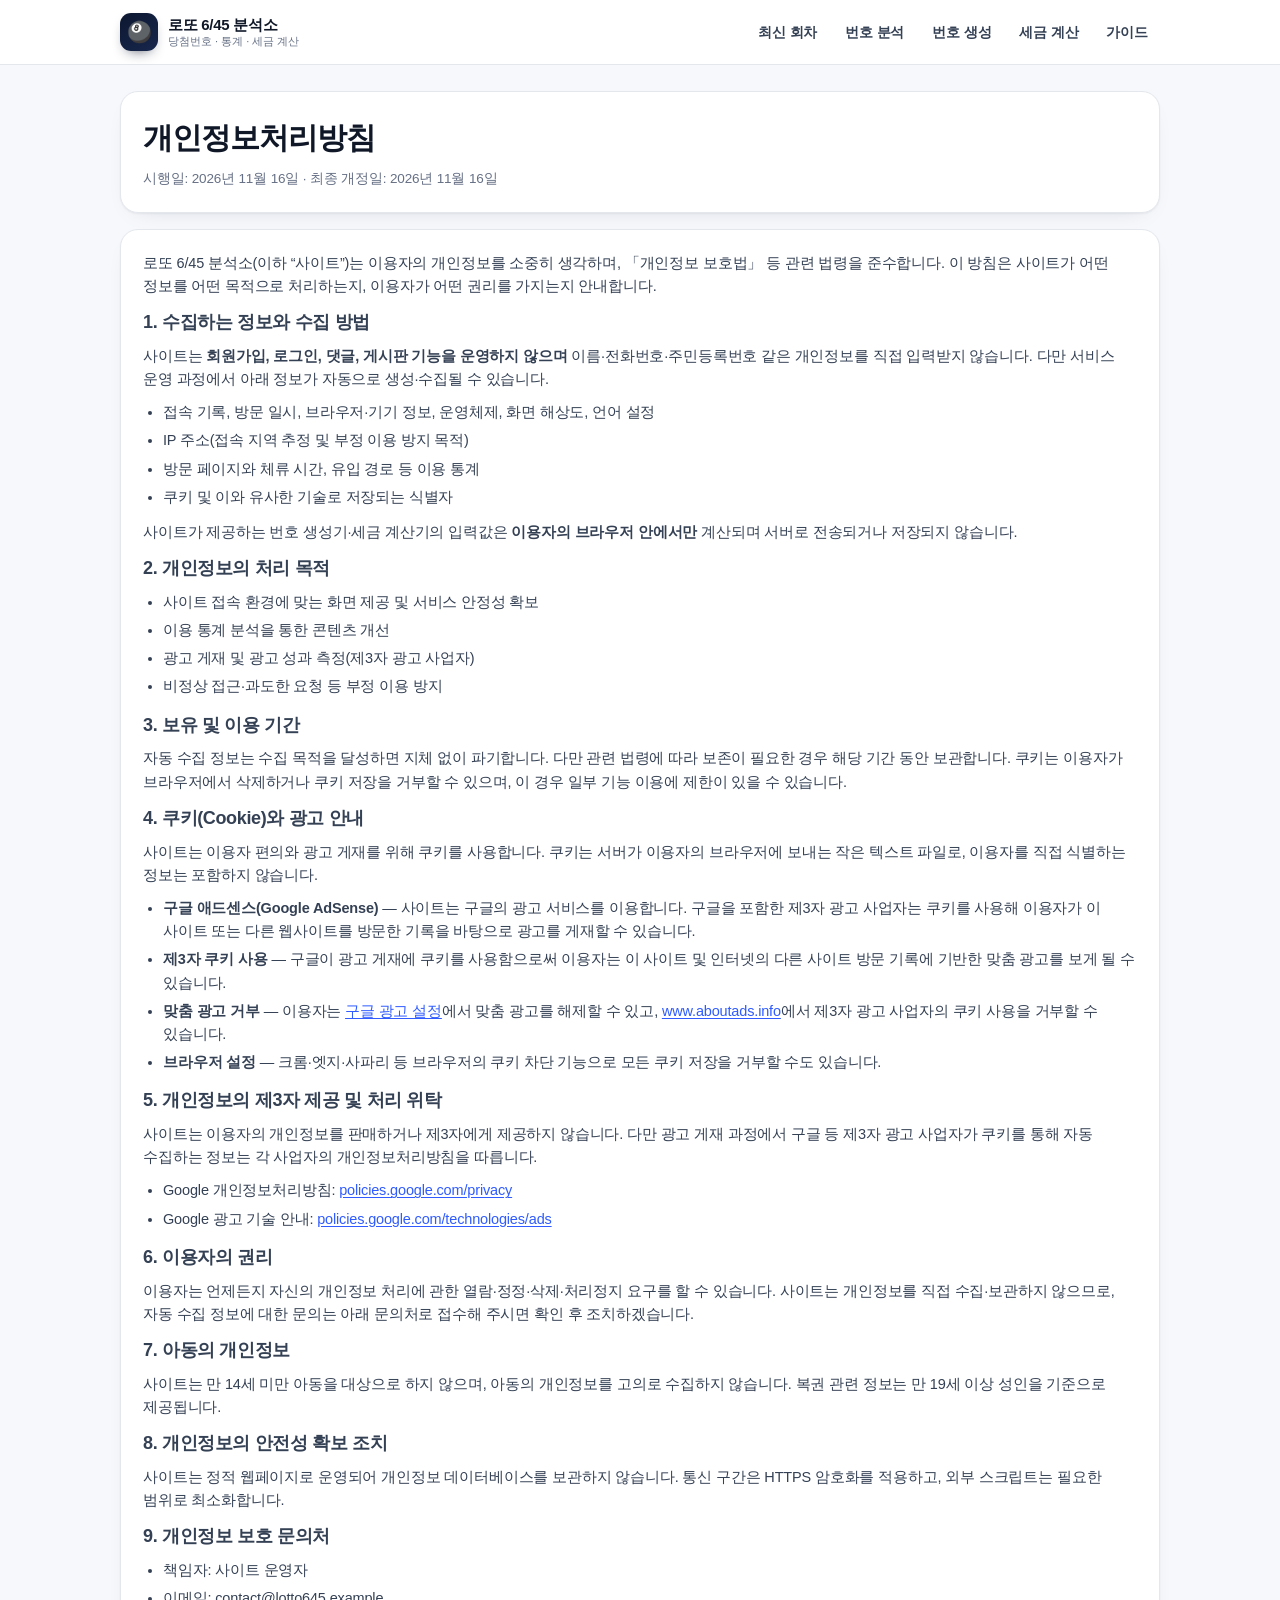
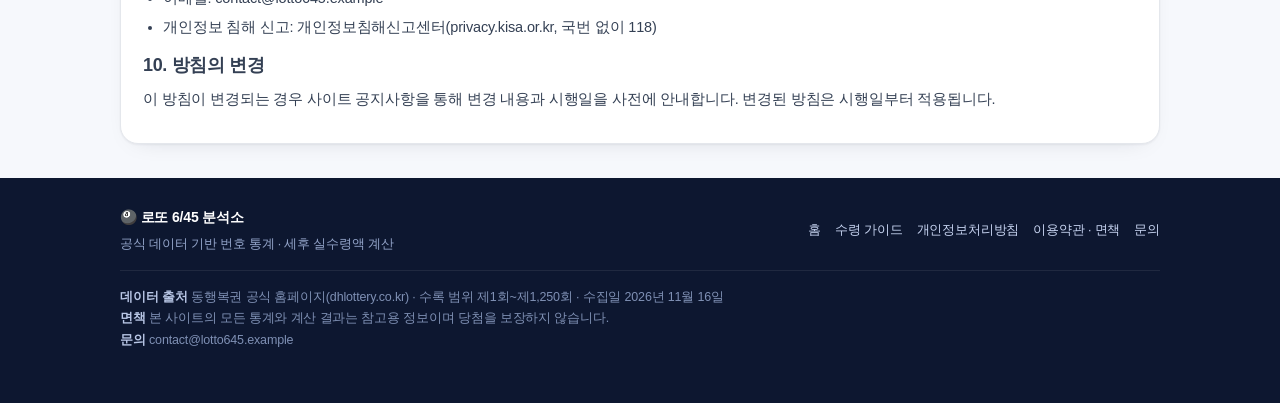
<file: privacy.html>
<!DOCTYPE html>
<html lang="ko">
<head>
<meta charset="utf-8">
<meta name="viewport" content="width=device-width, initial-scale=1">
<title>개인정보처리방침 | 로또 6/45 분석소</title>
<meta name="description" content="로또 6/45 분석소의 개인정보처리방침입니다. 수집 항목, 이용 목적, 쿠키와 구글 애드센스 광고 안내, 이용자 권리, 문의처를 안내합니다.">
<meta name="robots" content="index, follow">
<link rel="canonical" href="https://lotto-tools.github.io/kr-lotto-645/privacy.html">
<meta name="theme-color" content="#0d1730">
<meta property="og:image" content="https://lotto-tools.github.io/kr-lotto-645/assets/img/og-cover.png">
<meta property="og:image:width" content="1200">
<meta property="og:image:height" content="630">
<meta name="twitter:card" content="summary_large_image">
<meta name="twitter:title" content="로또 6/45 당첨번호 조회 · 번호 통계 · 세후 실수령액 계산">
<meta name="twitter:description" content="동행복권 공식 데이터 1,250회 기반 번호 통계와 당첨금 세금 계산기">
<meta name="twitter:image" content="https://lotto-tools.github.io/kr-lotto-645/assets/img/og-cover.png">

<link rel="icon" href="data:image/svg+xml,%3Csvg xmlns='http://www.w3.org/2000/svg' viewBox='0 0 64 64'%3E%3Crect width='64' height='64' rx='14' fill='%230d1730'/%3E%3Ccircle cx='32' cy='32' r='17' fill='%23ffd84d'/%3E%3Ccircle cx='25' cy='25' r='4' fill='%230d1730'/%3E%3Ccircle cx='39' cy='25' r='4' fill='%230d1730'/%3E%3Ccircle cx='25' cy='39' r='4' fill='%230d1730'/%3E%3Ccircle cx='39' cy='39' r='4' fill='%230d1730'/%3E%3C/svg%3E">
<link rel="stylesheet" href="assets/css/style.css">
</head>
<body>

<header class="site-header">
  <div class="wrap header-inner">
    <a class="brand" href="index.html" aria-label="로또 6/45 분석소 홈">
      <span class="brand-mark" aria-hidden="true">🎱</span>
      <span class="brand-text">로또 6/45 분석소<small>당첨번호 · 통계 · 세금 계산</small></span>
    </a>
    <nav class="site-nav" aria-label="주요 메뉴">
      <a href="index.html#latest">최신 회차</a>
      <a href="index.html#stats">번호 분석</a>
      <a href="index.html#generator">번호 생성</a>
      <a href="index.html#calculator">세금 계산</a>
      <a href="guide.html">가이드</a>
    </nav>
  </div>
</header>

<main class="wrap" style="padding-top:26px;">
  <div class="card">
    <h1 style="margin:0 0 6px; font-size:clamp(23px,3.2vw,30px); letter-spacing:-.035em;">개인정보처리방침</h1>
    <p style="margin:0; color:var(--muted); font-size:13.5px;">시행일: 2026년 11월 16일 · 최종 개정일: 2026년 11월 16일</p>
  </div>

  <div class="card">
    <div class="prose">
      <p>로또 6/45 분석소(이하 “사이트”)는 이용자의 개인정보를 소중히 생각하며, 「개인정보 보호법」 등 관련 법령을 준수합니다. 이 방침은 사이트가 어떤 정보를 어떤 목적으로 처리하는지, 이용자가 어떤 권리를 가지는지 안내합니다.</p>

      <h2>1. 수집하는 정보와 수집 방법</h2>
      <p>사이트는 <b>회원가입, 로그인, 댓글, 게시판 기능을 운영하지 않으며</b> 이름·전화번호·주민등록번호 같은 개인정보를 직접 입력받지 않습니다. 다만 서비스 운영 과정에서 아래 정보가 자동으로 생성·수집될 수 있습니다.</p>
      <ul>
        <li>접속 기록, 방문 일시, 브라우저·기기 정보, 운영체제, 화면 해상도, 언어 설정</li>
        <li>IP 주소(접속 지역 추정 및 부정 이용 방지 목적)</li>
        <li>방문 페이지와 체류 시간, 유입 경로 등 이용 통계</li>
        <li>쿠키 및 이와 유사한 기술로 저장되는 식별자</li>
      </ul>
      <p>사이트가 제공하는 번호 생성기·세금 계산기의 입력값은 <b>이용자의 브라우저 안에서만</b> 계산되며 서버로 전송되거나 저장되지 않습니다.</p>

      <h2>2. 개인정보의 처리 목적</h2>
      <ul>
        <li>사이트 접속 환경에 맞는 화면 제공 및 서비스 안정성 확보</li>
        <li>이용 통계 분석을 통한 콘텐츠 개선</li>
        <li>광고 게재 및 광고 성과 측정(제3자 광고 사업자)</li>
        <li>비정상 접근·과도한 요청 등 부정 이용 방지</li>
      </ul>

      <h2>3. 보유 및 이용 기간</h2>
      <p>자동 수집 정보는 수집 목적을 달성하면 지체 없이 파기합니다. 다만 관련 법령에 따라 보존이 필요한 경우 해당 기간 동안 보관합니다. 쿠키는 이용자가 브라우저에서 삭제하거나 쿠키 저장을 거부할 수 있으며, 이 경우 일부 기능 이용에 제한이 있을 수 있습니다.</p>

      <h2>4. 쿠키(Cookie)와 광고 안내</h2>
      <p>사이트는 이용자 편의와 광고 게재를 위해 쿠키를 사용합니다. 쿠키는 서버가 이용자의 브라우저에 보내는 작은 텍스트 파일로, 이용자를 직접 식별하는 정보는 포함하지 않습니다.</p>
      <ul>
        <li><b>구글 애드센스(Google AdSense)</b> — 사이트는 구글의 광고 서비스를 이용합니다. 구글을 포함한 제3자 광고 사업자는 쿠키를 사용해 이용자가 이 사이트 또는 다른 웹사이트를 방문한 기록을 바탕으로 광고를 게재할 수 있습니다.</li>
        <li><b>제3자 쿠키 사용</b> — 구글이 광고 게재에 쿠키를 사용함으로써 이용자는 이 사이트 및 인터넷의 다른 사이트 방문 기록에 기반한 맞춤 광고를 보게 될 수 있습니다.</li>
        <li><b>맞춤 광고 거부</b> — 이용자는 <a href="https://www.google.com/settings/ads" target="_blank" rel="noopener nofollow">구글 광고 설정</a>에서 맞춤 광고를 해제할 수 있고, <a href="https://www.aboutads.info/choices/" target="_blank" rel="noopener nofollow">www.aboutads.info</a>에서 제3자 광고 사업자의 쿠키 사용을 거부할 수 있습니다.</li>
        <li><b>브라우저 설정</b> — 크롬·엣지·사파리 등 브라우저의 쿠키 차단 기능으로 모든 쿠키 저장을 거부할 수도 있습니다.</li>
      </ul>

      <h2>5. 개인정보의 제3자 제공 및 처리 위탁</h2>
      <p>사이트는 이용자의 개인정보를 판매하거나 제3자에게 제공하지 않습니다. 다만 광고 게재 과정에서 구글 등 제3자 광고 사업자가 쿠키를 통해 자동 수집하는 정보는 각 사업자의 개인정보처리방침을 따릅니다.</p>
      <ul>
        <li>Google 개인정보처리방침: <a href="https://policies.google.com/privacy" target="_blank" rel="noopener nofollow">policies.google.com/privacy</a></li>
        <li>Google 광고 기술 안내: <a href="https://policies.google.com/technologies/ads" target="_blank" rel="noopener nofollow">policies.google.com/technologies/ads</a></li>
      </ul>

      <h2>6. 이용자의 권리</h2>
      <p>이용자는 언제든지 자신의 개인정보 처리에 관한 열람·정정·삭제·처리정지 요구를 할 수 있습니다. 사이트는 개인정보를 직접 수집·보관하지 않으므로, 자동 수집 정보에 대한 문의는 아래 문의처로 접수해 주시면 확인 후 조치하겠습니다.</p>

      <h2>7. 아동의 개인정보</h2>
      <p>사이트는 만 14세 미만 아동을 대상으로 하지 않으며, 아동의 개인정보를 고의로 수집하지 않습니다. 복권 관련 정보는 만 19세 이상 성인을 기준으로 제공됩니다.</p>

      <h2>8. 개인정보의 안전성 확보 조치</h2>
      <p>사이트는 정적 웹페이지로 운영되어 개인정보 데이터베이스를 보관하지 않습니다. 통신 구간은 HTTPS 암호화를 적용하고, 외부 스크립트는 필요한 범위로 최소화합니다.</p>

      <h2>9. 개인정보 보호 문의처</h2>
      <ul>
        <li>책임자: 사이트 운영자</li>
        <li>이메일: contact@lotto645.example</li>
        <li>개인정보 침해 신고: 개인정보침해신고센터(privacy.kisa.or.kr, 국번 없이 118)</li>
      </ul>

      <h2>10. 방침의 변경</h2>
      <p>이 방침이 변경되는 경우 사이트 공지사항을 통해 변경 내용과 시행일을 사전에 안내합니다. 변경된 방침은 시행일부터 적용됩니다.</p>
    </div>
  </div>
</main>

<footer class="site-footer">
  <div class="wrap">
    <div class="footer-top">
      <div>
        <div class="footer-brand">🎱 로또 6/45 분석소</div>
        <p style="margin:6px 0 0;">공식 데이터 기반 번호 통계 · 세후 실수령액 계산</p>
      </div>
      <nav class="footer-nav" aria-label="바닥글 메뉴">
        <a href="index.html">홈</a>
        <a href="guide.html">수령 가이드</a>
        <a href="privacy.html">개인정보처리방침</a>
        <a href="terms.html">이용약관 · 면책</a>
        <a href="mailto:contact@lotto645.example">문의</a>
      </nav>
    </div>
    <p class="footer-note">
      <b>데이터 출처</b> 동행복권 공식 홈페이지(dhlottery.co.kr) · 수록 범위 제1회~제1,250회 · 수집일 2026년 11월 16일<br>
      <b>면책</b> 본 사이트의 모든 통계와 계산 결과는 참고용 정보이며 당첨을 보장하지 않습니다.<br>
      <b>문의</b> contact@lotto645.example
    </p>
  </div>
</footer>

</body>
</html>
</file>
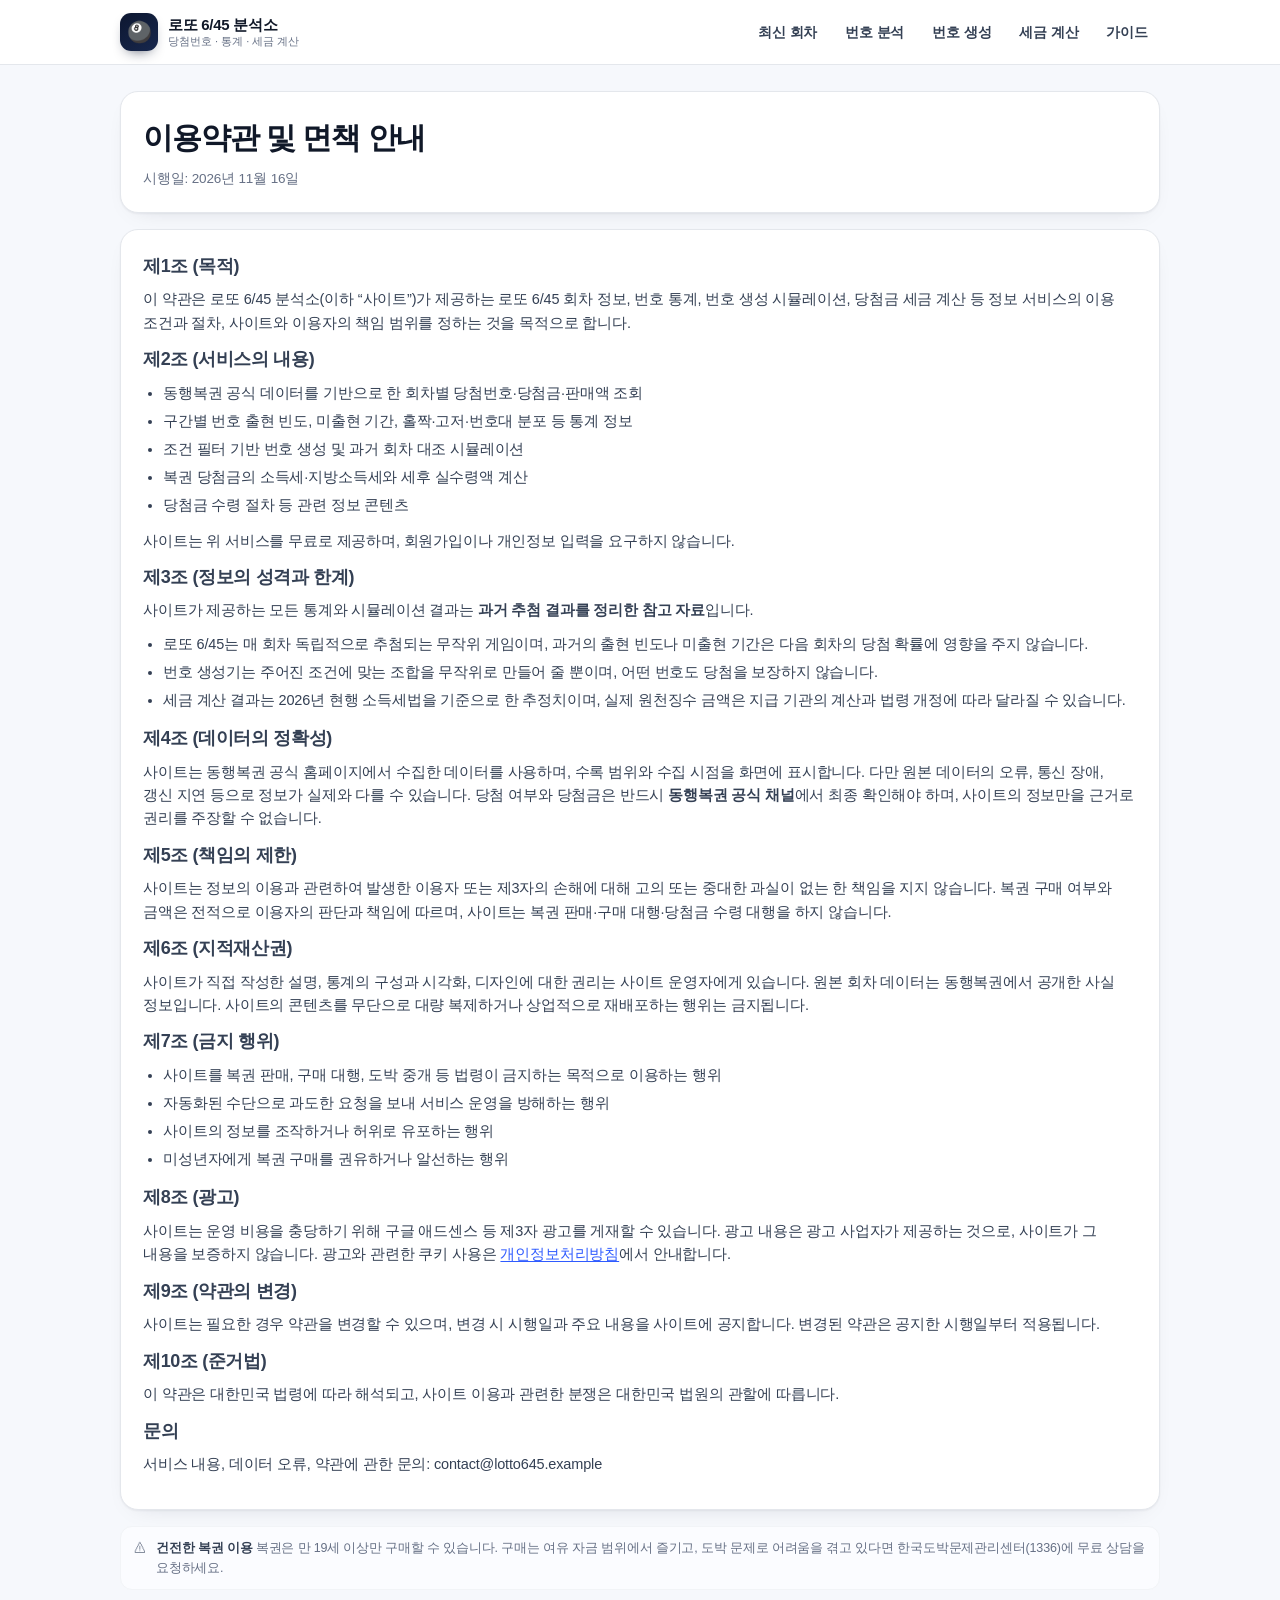
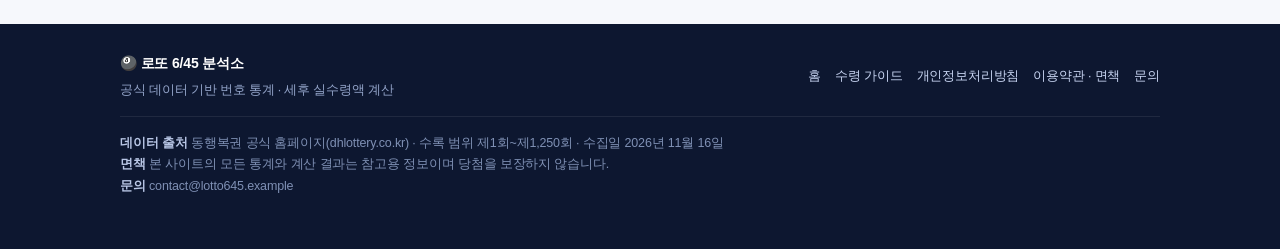
<file: terms.html>
<!DOCTYPE html>
<html lang="ko">
<head>
<meta charset="utf-8">
<meta name="viewport" content="width=device-width, initial-scale=1">
<title>이용약관 및 면책 안내 | 로또 6/45 분석소</title>
<meta name="description" content="로또 6/45 분석소의 이용약관과 면책 안내입니다. 서비스 내용, 정보의 성격과 한계, 지적재산권, 금지 행위, 책임의 범위를 안내합니다.">
<meta name="robots" content="index, follow">
<link rel="canonical" href="https://lotto-tools.github.io/kr-lotto-645/terms.html">
<meta name="theme-color" content="#0d1730">
<meta property="og:image" content="https://lotto-tools.github.io/kr-lotto-645/assets/img/og-cover.png">
<meta property="og:image:width" content="1200">
<meta property="og:image:height" content="630">
<meta name="twitter:card" content="summary_large_image">
<meta name="twitter:title" content="로또 6/45 당첨번호 조회 · 번호 통계 · 세후 실수령액 계산">
<meta name="twitter:description" content="동행복권 공식 데이터 1,250회 기반 번호 통계와 당첨금 세금 계산기">
<meta name="twitter:image" content="https://lotto-tools.github.io/kr-lotto-645/assets/img/og-cover.png">

<link rel="icon" href="data:image/svg+xml,%3Csvg xmlns='http://www.w3.org/2000/svg' viewBox='0 0 64 64'%3E%3Crect width='64' height='64' rx='14' fill='%230d1730'/%3E%3Ccircle cx='32' cy='32' r='17' fill='%23ffd84d'/%3E%3Ccircle cx='25' cy='25' r='4' fill='%230d1730'/%3E%3Ccircle cx='39' cy='25' r='4' fill='%230d1730'/%3E%3Ccircle cx='25' cy='39' r='4' fill='%230d1730'/%3E%3Ccircle cx='39' cy='39' r='4' fill='%230d1730'/%3E%3C/svg%3E">
<link rel="stylesheet" href="assets/css/style.css">
</head>
<body>

<header class="site-header">
  <div class="wrap header-inner">
    <a class="brand" href="index.html" aria-label="로또 6/45 분석소 홈">
      <span class="brand-mark" aria-hidden="true">🎱</span>
      <span class="brand-text">로또 6/45 분석소<small>당첨번호 · 통계 · 세금 계산</small></span>
    </a>
    <nav class="site-nav" aria-label="주요 메뉴">
      <a href="index.html#latest">최신 회차</a>
      <a href="index.html#stats">번호 분석</a>
      <a href="index.html#generator">번호 생성</a>
      <a href="index.html#calculator">세금 계산</a>
      <a href="guide.html">가이드</a>
    </nav>
  </div>
</header>

<main class="wrap" style="padding-top:26px;">
  <div class="card">
    <h1 style="margin:0 0 6px; font-size:clamp(23px,3.2vw,30px); letter-spacing:-.035em;">이용약관 및 면책 안내</h1>
    <p style="margin:0; color:var(--muted); font-size:13.5px;">시행일: 2026년 11월 16일</p>
  </div>

  <div class="card">
    <div class="prose">
      <h2>제1조 (목적)</h2>
      <p>이 약관은 로또 6/45 분석소(이하 “사이트”)가 제공하는 로또 6/45 회차 정보, 번호 통계, 번호 생성 시뮬레이션, 당첨금 세금 계산 등 정보 서비스의 이용 조건과 절차, 사이트와 이용자의 책임 범위를 정하는 것을 목적으로 합니다.</p>

      <h2>제2조 (서비스의 내용)</h2>
      <ul>
        <li>동행복권 공식 데이터를 기반으로 한 회차별 당첨번호·당첨금·판매액 조회</li>
        <li>구간별 번호 출현 빈도, 미출현 기간, 홀짝·고저·번호대 분포 등 통계 정보</li>
        <li>조건 필터 기반 번호 생성 및 과거 회차 대조 시뮬레이션</li>
        <li>복권 당첨금의 소득세·지방소득세와 세후 실수령액 계산</li>
        <li>당첨금 수령 절차 등 관련 정보 콘텐츠</li>
      </ul>
      <p>사이트는 위 서비스를 무료로 제공하며, 회원가입이나 개인정보 입력을 요구하지 않습니다.</p>

      <h2>제3조 (정보의 성격과 한계)</h2>
      <p>사이트가 제공하는 모든 통계와 시뮬레이션 결과는 <b>과거 추첨 결과를 정리한 참고 자료</b>입니다.</p>
      <ul>
        <li>로또 6/45는 매 회차 독립적으로 추첨되는 무작위 게임이며, 과거의 출현 빈도나 미출현 기간은 다음 회차의 당첨 확률에 영향을 주지 않습니다.</li>
        <li>번호 생성기는 주어진 조건에 맞는 조합을 무작위로 만들어 줄 뿐이며, 어떤 번호도 당첨을 보장하지 않습니다.</li>
        <li>세금 계산 결과는 2026년 현행 소득세법을 기준으로 한 추정치이며, 실제 원천징수 금액은 지급 기관의 계산과 법령 개정에 따라 달라질 수 있습니다.</li>
      </ul>

      <h2>제4조 (데이터의 정확성)</h2>
      <p>사이트는 동행복권 공식 홈페이지에서 수집한 데이터를 사용하며, 수록 범위와 수집 시점을 화면에 표시합니다. 다만 원본 데이터의 오류, 통신 장애, 갱신 지연 등으로 정보가 실제와 다를 수 있습니다. 당첨 여부와 당첨금은 반드시 <b>동행복권 공식 채널</b>에서 최종 확인해야 하며, 사이트의 정보만을 근거로 권리를 주장할 수 없습니다.</p>

      <h2>제5조 (책임의 제한)</h2>
      <p>사이트는 정보의 이용과 관련하여 발생한 이용자 또는 제3자의 손해에 대해 고의 또는 중대한 과실이 없는 한 책임을 지지 않습니다. 복권 구매 여부와 금액은 전적으로 이용자의 판단과 책임에 따르며, 사이트는 복권 판매·구매 대행·당첨금 수령 대행을 하지 않습니다.</p>

      <h2>제6조 (지적재산권)</h2>
      <p>사이트가 직접 작성한 설명, 통계의 구성과 시각화, 디자인에 대한 권리는 사이트 운영자에게 있습니다. 원본 회차 데이터는 동행복권에서 공개한 사실 정보입니다. 사이트의 콘텐츠를 무단으로 대량 복제하거나 상업적으로 재배포하는 행위는 금지됩니다.</p>

      <h2>제7조 (금지 행위)</h2>
      <ul>
        <li>사이트를 복권 판매, 구매 대행, 도박 중개 등 법령이 금지하는 목적으로 이용하는 행위</li>
        <li>자동화된 수단으로 과도한 요청을 보내 서비스 운영을 방해하는 행위</li>
        <li>사이트의 정보를 조작하거나 허위로 유포하는 행위</li>
        <li>미성년자에게 복권 구매를 권유하거나 알선하는 행위</li>
      </ul>

      <h2>제8조 (광고)</h2>
      <p>사이트는 운영 비용을 충당하기 위해 구글 애드센스 등 제3자 광고를 게재할 수 있습니다. 광고 내용은 광고 사업자가 제공하는 것으로, 사이트가 그 내용을 보증하지 않습니다. 광고와 관련한 쿠키 사용은 <a href="privacy.html">개인정보처리방침</a>에서 안내합니다.</p>

      <h2>제9조 (약관의 변경)</h2>
      <p>사이트는 필요한 경우 약관을 변경할 수 있으며, 변경 시 시행일과 주요 내용을 사이트에 공지합니다. 변경된 약관은 공지한 시행일부터 적용됩니다.</p>

      <h2>제10조 (준거법)</h2>
      <p>이 약관은 대한민국 법령에 따라 해석되고, 사이트 이용과 관련한 분쟁은 대한민국 법원의 관할에 따릅니다.</p>

      <h2>문의</h2>
      <p>서비스 내용, 데이터 오류, 약관에 관한 문의: contact@lotto645.example</p>
    </div>
  </div>

  <div class="notice" style="margin-top:16px;">
    <span aria-hidden="true">⚠</span>
    <p style="margin:0;"><b>건전한 복권 이용</b> 복권은 만 19세 이상만 구매할 수 있습니다. 구매는 여유 자금 범위에서 즐기고, 도박 문제로 어려움을 겪고 있다면 한국도박문제관리센터(1336)에 무료 상담을 요청하세요.</p>
  </div>
</main>

<footer class="site-footer">
  <div class="wrap">
    <div class="footer-top">
      <div>
        <div class="footer-brand">🎱 로또 6/45 분석소</div>
        <p style="margin:6px 0 0;">공식 데이터 기반 번호 통계 · 세후 실수령액 계산</p>
      </div>
      <nav class="footer-nav" aria-label="바닥글 메뉴">
        <a href="index.html">홈</a>
        <a href="guide.html">수령 가이드</a>
        <a href="privacy.html">개인정보처리방침</a>
        <a href="terms.html">이용약관 · 면책</a>
        <a href="mailto:contact@lotto645.example">문의</a>
      </nav>
    </div>
    <p class="footer-note">
      <b>데이터 출처</b> 동행복권 공식 홈페이지(dhlottery.co.kr) · 수록 범위 제1회~제1,250회 · 수집일 2026년 11월 16일<br>
      <b>면책</b> 본 사이트의 모든 통계와 계산 결과는 참고용 정보이며 당첨을 보장하지 않습니다.<br>
      <b>문의</b> contact@lotto645.example
    </p>
  </div>
</footer>

</body>
</html>
</file>
<file: assets/css/style.css>
@charset "utf-8";
/* ==========================================================================
   로또 6/45 분석소 — 공통 스타일
   ========================================================================== */

:root {
  --ink: #101828;
  --ink-2: #344054;
  --muted: #667085;
  --line: #e4e7ec;
  --line-soft: #f2f4f7;
  --bg: #f6f8fc;
  --card: #ffffff;
  --brand: #2f5bff;
  --brand-2: #6d8bff;
  --brand-soft: #eef2ff;
  --navy: #0d1730;
  --navy-2: #17274d;
  --gold: #f5b400;
  --green: #12b76a;
  --red: #f04438;
  --radius: 18px;
  --shadow: 0 1px 2px rgba(16, 24, 40, .05), 0 8px 24px -18px rgba(16, 24, 40, .25);
  --font: -apple-system, BlinkMacSystemFont, "Apple SD Gothic Neo", "Pretendard",
          "Malgun Gothic", "맑은 고딕", "Noto Sans KR", "Segoe UI", Roboto, sans-serif;
}

* { box-sizing: border-box; }

html { -webkit-text-size-adjust: 100%; scroll-behavior: smooth; }

body {
  margin: 0;
  font-family: var(--font);
  color: var(--ink);
  background: var(--bg);
  line-height: 1.6;
  letter-spacing: -.01em;
  word-break: keep-all;
  overflow-wrap: break-word;
}

a { color: inherit; text-decoration: none; }
button { font-family: inherit; cursor: pointer; }
img { max-width: 100%; }

.wrap { width: 100%; max-width: 1080px; margin: 0 auto; padding: 0 20px; }

.sr-only {
  position: absolute; width: 1px; height: 1px; margin: -1px;
  padding: 0; overflow: hidden; clip: rect(0 0 0 0); white-space: nowrap; border: 0;
}

/* ---------- 헤더 ---------- */
.site-header {
  position: sticky; top: 0; z-index: 60;
  background: rgba(255, 255, 255, .97);
  backdrop-filter: saturate(180%) blur(14px);
  -webkit-backdrop-filter: saturate(180%) blur(14px);
  border-bottom: 1px solid var(--line);
}
.header-inner { display: flex; align-items: center; gap: 18px; height: 64px; }
.brand { display: flex; align-items: center; gap: 10px; flex: 0 0 auto; }
.brand-mark {
  width: 38px; height: 38px; border-radius: 11px;
  display: grid; place-items: center; font-size: 20px;
  background: linear-gradient(145deg, var(--navy), var(--navy-2));
  box-shadow: 0 6px 14px -8px rgba(13, 23, 48, .9);
}
.brand-text { display: flex; flex-direction: column; line-height: 1.15; font-weight: 800; font-size: 15px; letter-spacing: -.02em; }
.brand-text small { font-weight: 500; font-size: 11px; color: var(--muted); letter-spacing: 0; margin-top: 2px; }
.site-nav { display: flex; gap: 4px; margin-left: auto; align-items: center; overflow-x: auto; scrollbar-width: none; }
.site-nav::-webkit-scrollbar { display: none; }
.site-nav a {
  white-space: nowrap; padding: 8px 12px; border-radius: 10px;
  font-size: 14px; font-weight: 600; color: var(--ink-2);
  transition: background .15s, color .15s;
}
.site-nav a:hover { background: var(--line-soft); color: var(--ink); }
.site-nav a.is-active { background: var(--brand-soft); color: var(--brand); }

/* ---------- 히어로 ---------- */
.hero {
  position: relative;
  color: #eaf0ff;
  background:
    radial-gradient(1200px 420px at 82% -10%, rgba(84, 120, 255, .40), transparent 65%),
    radial-gradient(900px 380px at 4% 0%, rgba(24, 190, 160, .16), transparent 60%),
    linear-gradient(180deg, #0b1428 0%, #101c38 62%, #0e1a33 100%);
  padding: 34px 0 40px;
  overflow: hidden;
}
.hero::after {
  content: "";
  position: absolute; inset: auto 0 -1px 0; height: 1px;
  background: linear-gradient(90deg, transparent, rgba(255,255,255,.14), transparent);
}
.hero-grid { display: grid; grid-template-columns: 1.05fr .95fr; gap: 28px; align-items: center; }
.eyebrow {
  display: inline-flex; align-items: center; gap: 8px;
  font-size: 12.5px; font-weight: 700; letter-spacing: .02em;
  color: #b9c9ff; background: rgba(74, 110, 240, .16);
  border: 1px solid rgba(122, 152, 255, .32);
  padding: 5px 12px; border-radius: 999px; margin: 0 0 14px;
}
.live-dot {
  width: 7px; height: 7px; border-radius: 50%; background: #4ade80;
  box-shadow: 0 0 0 4px rgba(74, 222, 128, .18);
}
.hero h1 {
  margin: 0 0 12px; font-size: clamp(26px, 3.5vw, 38px);
  line-height: 1.28; letter-spacing: -.035em; font-weight: 800; color: #fff;
}
.hero-sub { margin: 0; color: #9fb0d6; font-size: 14.5px; max-width: 46ch; }
.hero-badges { display: flex; flex-wrap: wrap; gap: 8px; margin-top: 18px; }
.hero-badges span {
  font-size: 12px; font-weight: 600; color: #c8d5ff;
  background: rgba(255, 255, 255, .06); border: 1px solid rgba(255, 255, 255, .10);
  padding: 5px 10px; border-radius: 8px;
}

.hero-card {
  background: linear-gradient(180deg, rgba(255,255,255,.10), rgba(255,255,255,.04));
  border: 1px solid rgba(255, 255, 255, .14);
  border-radius: 22px; padding: 20px 20px 18px;
  box-shadow: 0 26px 60px -34px rgba(0, 0, 0, .9);
  backdrop-filter: blur(6px);
}
.hero-card-top { display: flex; align-items: baseline; justify-content: space-between; gap: 10px; margin-bottom: 14px; }
.hero-round { font-size: 15px; font-weight: 800; color: #fff; letter-spacing: -.02em; }
.hero-round em { font-style: normal; color: #8fa8e8; font-weight: 600; font-size: 12.5px; margin-left: 8px; }
.hero-balls { display: flex; align-items: center; gap: 10px; flex-wrap: wrap; }
.hero-bonus-divider { color: #7d8db5; font-weight: 700; font-size: 18px; margin: 0 1px; }
.hero-prize { display: grid; grid-template-columns: 1fr 1fr; gap: 10px; margin-top: 18px; }
.hero-prize div { background: rgba(6, 12, 26, .45); border: 1px solid rgba(255,255,255,.08); border-radius: 12px; padding: 10px 12px; }
.hero-prize dt { font-size: 11.5px; color: #93a4c9; margin: 0 0 3px; font-weight: 600; }
.hero-prize dd { margin: 0; font-size: 15px; font-weight: 800; color: #fff; letter-spacing: -.02em; }
.hero-prize dd .unit { font-size: 12px; font-weight: 600; color: #a8b7d8; }
.hero-prize .accent { color: #7ff0bd; }
.hero-video {
  display: inline-flex; align-items: center; gap: 6px; margin-top: 14px;
  font-size: 12.5px; font-weight: 700; color: #d5e3ff; text-decoration: none;
  background: rgba(109, 139, 255, .18); border: 1px solid rgba(140, 170, 255, .34);
  border-radius: 999px; padding: 7px 13px;
}
.hero-video:hover { background: rgba(109, 139, 255, .34); color: #fff; }

/* ---------- 유튜브 추첨 방송 링크 ---------- */
.video-row { display: flex; flex-wrap: wrap; align-items: center; gap: 8px; margin-top: 12px; }
.video-row:empty { display: none; }
a.video-link {
  color: var(--brand); font-weight: 700; text-decoration: none; white-space: nowrap;
  border-bottom: 1px solid rgba(47, 91, 255, .3); padding-bottom: 1px;
}
a.video-link:hover { color: #1f45e0; border-bottom-color: #1f45e0; }

/* ---------- 공(ball) ---------- */
.ball {
  --size: 40px;
  width: var(--size); height: var(--size); flex: 0 0 auto;
  border-radius: 50%; display: inline-grid; place-items: center;
  font-weight: 800; font-size: calc(var(--size) * .40); letter-spacing: -.03em;
  color: #fff; font-variant-numeric: tabular-nums;
  box-shadow: inset 0 -3px 6px rgba(0,0,0,.16), inset 0 2px 3px rgba(255,255,255,.45), 0 2px 6px rgba(16,24,40,.12);
}
.ball.b1 { background: linear-gradient(180deg, #ffdd6b, #f3b400); color: #4b3500; }
.ball.b2 { background: linear-gradient(180deg, #96dcf8, #41b4e6); color: #06374f; }
.ball.b3 { background: linear-gradient(180deg, #ff9d9d, #f06262); color: #fff; }
.ball.b4 { background: linear-gradient(180deg, #c9c9c9, #9b9b9b); color: #fff; }
.ball.b5 { background: linear-gradient(180deg, #d3ec7c, #9dcb21); color: #2c3c00; }
.ball--sm { --size: 32px; }
.ball--xs { --size: 28px; }
.ball--lg { --size: 52px; }
.ball.is-dim { opacity: .28; }

.balls-row { display: flex; align-items: center; gap: 8px; flex-wrap: wrap; }

/* ---------- 탭 ---------- */
.tabbar {
  position: sticky; top: 64px; z-index: 55;
  background: rgba(255, 255, 255, .98);
  backdrop-filter: blur(10px);
  border-bottom: 1px solid var(--line);
}
.tabbar-inner { display: flex; gap: 6px; overflow-x: auto; scrollbar-width: none; padding-top: 10px; padding-bottom: 10px; }
.tabbar-inner::-webkit-scrollbar { display: none; }
.tab {
  border: 1px solid transparent; background: transparent; color: var(--ink-2);
  padding: 9px 15px; border-radius: 11px; font-size: 14px; font-weight: 700; white-space: nowrap;
  transition: .15s;
}
.tab:hover { background: var(--line-soft); }
.tab.is-active { background: var(--ink); color: #fff; box-shadow: 0 8px 18px -12px rgba(16,24,40,.9); }

/* ---------- 섹션 & 카드 ---------- */
main { padding: 26px 0 10px; }
.panel[hidden] { display: none; }
.panel { animation: fade .22s ease; }
@keyframes fade { from { opacity: 0; transform: translateY(4px); } to { opacity: 1; transform: none; } }

.card {
  background: var(--card); border: 1px solid var(--line); border-radius: var(--radius);
  padding: 22px; box-shadow: var(--shadow);
}
.card + .card, .stack > * + * { margin-top: 16px; }
.grid-2 { display: grid; grid-template-columns: 1fr 1fr; gap: 16px; }
.grid-3 { display: grid; grid-template-columns: repeat(3, 1fr); gap: 16px; }
.grid-2 > .card, .grid-3 > .card { margin-top: 0; }

.section-head { display: flex; align-items: flex-end; justify-content: space-between; gap: 14px; margin: 26px 0 12px; }
.section-head:first-child { margin-top: 0; }
.section-head h2 { margin: 0; font-size: 19px; font-weight: 800; letter-spacing: -.03em; }
.section-head p { margin: 4px 0 0; font-size: 13px; color: var(--muted); }
h2.card-title { margin: 0 0 4px; font-size: 17px; font-weight: 800; letter-spacing: -.02em; }
.card-desc { margin: 0 0 16px; font-size: 13px; color: var(--muted); }
.divider { height: 1px; background: var(--line-soft); margin: 16px 0; }

/* ---------- 최신 회차 ---------- */
.draw-head { display: flex; flex-wrap: wrap; align-items: center; justify-content: space-between; gap: 12px; margin-bottom: 16px; }
.draw-round { font-size: 22px; font-weight: 800; letter-spacing: -.03em; }
.draw-round span { font-size: 13px; font-weight: 600; color: var(--muted); margin-left: 10px; letter-spacing: 0; }
.draw-balls { display: flex; align-items: center; gap: 10px; flex-wrap: wrap; padding: 16px; border-radius: 14px; background: linear-gradient(180deg, #fbfcff, #f4f7fe); border: 1px solid var(--line-soft); }
.draw-balls .plus { color: var(--muted); font-weight: 700; }

.stat-grid { display: grid; grid-template-columns: repeat(4, 1fr); gap: 12px; }
.stat {
  background: #fbfcff; border: 1px solid var(--line-soft); border-radius: 13px; padding: 13px 14px;
}
.stat dt { margin: 0 0 4px; font-size: 12px; color: var(--muted); font-weight: 600; }
.stat dd { margin: 0; font-size: 16px; font-weight: 800; letter-spacing: -.02em; font-variant-numeric: tabular-nums; }
.stat dd small { display: block; font-size: 11.5px; font-weight: 600; color: var(--muted); letter-spacing: 0; margin-top: 2px; }
.stat.is-key { background: linear-gradient(180deg, #eef4ff, #f7faff); border-color: #dbe6ff; }
.stat.is-key dd { color: var(--brand); }

table.data { width: 100%; border-collapse: collapse; font-size: 13.5px; }
table.data th, table.data td { padding: 10px 8px; border-bottom: 1px solid var(--line-soft); text-align: right; vertical-align: middle; }
table.data th:first-child, table.data td:first-child { text-align: left; }
table.data.table-left th, table.data.table-left td { text-align: left; }
table.data thead th { font-size: 12px; color: var(--muted); font-weight: 700; border-bottom: 1px solid var(--line); background: #fbfcff; }
table.data tbody tr:last-child td { border-bottom: 0; }
table.data td.num { font-variant-numeric: tabular-nums; font-weight: 600; }
table.data tr.is-top td { background: #f7faff; font-weight: 700; }
.table-scroll { overflow-x: auto; -webkit-overflow-scrolling: touch; }

.rank-badge { display: inline-block; min-width: 40px; text-align: center; font-size: 12px; font-weight: 800; padding: 3px 8px; border-radius: 7px; background: var(--line-soft); color: var(--ink-2); }
.rank-badge.r1 { background: #fff4d6; color: #8a5c00; }
.rank-badge.r2 { background: #e8f2ff; color: #1e56b3; }
.rank-badge.r3 { background: #ffecea; color: #b42318; }

/* 회차 조회 */
.lookup { display: flex; gap: 8px; align-items: center; flex-wrap: wrap; }
.lookup input[type="number"] {
  width: 118px; padding: 10px 12px; border: 1px solid var(--line); border-radius: 11px;
  font-size: 15px; font-weight: 700; font-family: inherit; color: var(--ink);
  font-variant-numeric: tabular-nums;
}
.lookup input:focus, .amount-box:focus-within { outline: none; border-color: var(--brand); box-shadow: 0 0 0 3px rgba(47,91,255,.14); }
.btn {
  border: 1px solid var(--line); background: #fff; color: var(--ink);
  padding: 10px 14px; border-radius: 11px; font-size: 13.5px; font-weight: 700;
  transition: .15s; white-space: nowrap;
}
.btn:hover { border-color: #c8d0dd; background: #fafbff; }
.btn:active { transform: translateY(1px); }
.btn--primary { background: var(--brand); border-color: var(--brand); color: #fff; box-shadow: 0 10px 22px -14px rgba(47,91,255,.9); }
.btn--primary:hover { background: #204ae0; border-color: #204ae0; color: #fff; }
.btn--dark { background: var(--ink); border-color: var(--ink); color: #fff; }
.btn--dark:hover { background: #000; border-color: #000; color: #fff; }
.btn--ghost { background: transparent; }
.btn--sm { padding: 7px 11px; font-size: 12.5px; border-radius: 9px; }
.btn:disabled { opacity: .45; cursor: not-allowed; }

/* ---------- 세그먼트 ---------- */
.segmented { display: inline-flex; background: var(--line-soft); border-radius: 12px; padding: 4px; gap: 2px; flex-wrap: wrap; }
.segmented button {
  border: 0; background: transparent; padding: 8px 13px; border-radius: 9px;
  font-size: 13px; font-weight: 700; color: var(--muted);
}
.segmented button.is-active { background: #fff; color: var(--ink); box-shadow: 0 2px 8px rgba(16,24,40,.08); }

/* ---------- 통계 ---------- */
.chip-row { display: flex; flex-wrap: wrap; gap: 8px; }
.chip {
  display: inline-flex; align-items: center; gap: 6px;
  background: #fbfcff; border: 1px solid var(--line-soft); border-radius: 10px;
  padding: 7px 11px; font-size: 12.5px; font-weight: 600; color: var(--ink-2);
}
.chip b { color: var(--ink); font-weight: 800; }
.chip.hot { background: #fff5f2; border-color: #ffe0d6; }
.chip.cold { background: #eef5ff; border-color: #dbe9ff; }

.freq-list { display: grid; grid-template-columns: 1fr 1fr; gap: 4px 22px; margin-top: 4px; }
.freq-row { display: grid; grid-template-columns: 30px 1fr 58px; align-items: center; gap: 8px; font-size: 12.5px; }
.freq-row .n { font-weight: 800; font-variant-numeric: tabular-nums; text-align: center; border-radius: 6px; padding: 2px 0; color: #fff; }
.freq-row .n.b1 { background: #f3b400; color: #4b3500; }
.freq-row .n.b2 { background: #41b4e6; color: #06374f; }
.freq-row .n.b3 { background: #f06262; }
.freq-row .n.b4 { background: #9b9b9b; }
.freq-row .n.b5 { background: #9dcb21; color: #2c3c00; }
.freq-row .bar { height: 9px; background: var(--line-soft); border-radius: 6px; overflow: hidden; }
.freq-row .bar i { display: block; height: 100%; border-radius: 6px; background: linear-gradient(90deg, #4f7cff, #93b0ff); }
.freq-row .c { text-align: right; color: var(--muted); font-variant-numeric: tabular-nums; font-weight: 600; }
.freq-row .c b { color: var(--ink); }

.heatmap { display: grid; grid-template-columns: repeat(9, 1fr); gap: 7px; }
.hm {
  border-radius: 11px; padding: 9px 2px 8px; text-align: center;
  border: 1px solid rgba(16, 24, 40, .05);
  display: flex; flex-direction: column; gap: 1px; align-items: center;
}
.hm b { font-size: 14px; font-weight: 800; letter-spacing: -.03em; }
.hm span { font-size: 10.5px; font-weight: 700; opacity: .78; font-variant-numeric: tabular-nums; }

.ratio-row { display: grid; grid-template-columns: 64px 1fr 92px; align-items: center; gap: 10px; font-size: 13px; margin-bottom: 6px; }
.ratio-row .label { font-weight: 700; color: var(--ink-2); font-variant-numeric: tabular-nums; }
.ratio-row .bar { height: 10px; background: var(--line-soft); border-radius: 6px; overflow: hidden; }
.ratio-row .bar i { display: block; height: 100%; border-radius: 6px; background: linear-gradient(90deg, #6d8bff, #9ec0ff); }
.ratio-row .bar i.warm { background: linear-gradient(90deg, #ff9d6b, #ffc79a); }
.ratio-row .val { text-align: right; color: var(--muted); font-variant-numeric: tabular-nums; font-weight: 600; }
.ratio-row .val b { color: var(--ink); }

/* ---------- 번호 선택 그리드 ---------- */
.num-grid { display: grid; grid-template-columns: repeat(9, minmax(0, 1fr)); gap: 7px; }
.num-btn {
  position: relative;
  border: 1px solid var(--line); background: #fff; color: var(--ink-2);
  border-radius: 10px; padding: 9px 0; font-size: 13.5px; font-weight: 800;
  font-variant-numeric: tabular-nums; transition: .12s;
}
.num-btn:hover { border-color: #b9c4d8; background: #fafbff; }
.num-btn:disabled { opacity: .35; cursor: not-allowed; }
.num-btn.is-selected { color: #fff; border-color: transparent; box-shadow: inset 0 -2px 5px rgba(0,0,0,.15); }
.num-btn.is-selected.t1 { background: #f3b400; color: #4b3500; }
.num-btn.is-selected.t2 { background: #41b4e6; color: #06374f; }
.num-btn.is-selected.t3 { background: #f06262; }
.num-btn.is-selected.t4 { background: #9b9b9b; }
.num-btn.is-selected.t5 { background: #9dcb21; color: #2c3c00; }
.num-btn.is-excluded { background: #f2f4f7; color: #98a2b3; text-decoration: line-through; border-style: dashed; }
.num-btn.is-fixed { background: #101828; color: #fff; border-color: #101828; }
.num-btn.is-fixed::after {
  content: "고정"; position: absolute; top: -7px; left: 50%; transform: translateX(-50%);
  font-size: 8.5px; font-weight: 800; background: var(--brand); color: #fff;
  padding: 0 4px; border-radius: 4px; letter-spacing: 0; line-height: 1.5;
}

.gen-layout { display: grid; grid-template-columns: 1.15fr .85fr; gap: 16px; align-items: start; }
.field { margin-bottom: 18px; }
.field:last-child { margin-bottom: 0; }
.field-label { display: flex; align-items: center; justify-content: space-between; gap: 10px; margin-bottom: 8px; }
.field-label strong { font-size: 13.5px; font-weight: 800; }
.field-label span { font-size: 12px; color: var(--muted); }
select.input, input.input {
  width: 100%; padding: 10px 12px; border: 1px solid var(--line); border-radius: 11px;
  font-family: inherit; font-size: 14px; color: var(--ink); background: #fff;
}
select.input:focus, input.input:focus { outline: none; border-color: var(--brand); box-shadow: 0 0 0 3px rgba(47,91,255,.14); }
.check-line { display: flex; align-items: center; gap: 9px; font-size: 13.5px; font-weight: 600; color: var(--ink-2); }
.check-line input { width: 17px; height: 17px; accent-color: var(--brand); }

.game-list { display: grid; gap: 10px; }
.game {
  border: 1px solid var(--line); border-radius: 14px; padding: 13px 14px; background: #fff;
  display: flex; align-items: center; gap: 12px; flex-wrap: wrap;
}
.game-no { font-size: 12px; font-weight: 800; color: var(--muted); min-width: 34px; }
.game .balls-row { flex: 1 1 auto; gap: 6px; }
.game .btn { margin-left: auto; }
.empty {
  border: 1px dashed var(--line); border-radius: 14px; padding: 28px 18px; text-align: center;
  color: var(--muted); font-size: 13.5px; background: #fbfcff;
}
.empty strong { display: block; color: var(--ink-2); font-size: 14px; margin-bottom: 4px; }

.notice { display: flex; gap: 9px; align-items: flex-start; font-size: 12.5px; color: var(--muted); background: #fbfcff; border: 1px solid var(--line-soft); border-radius: 12px; padding: 11px 13px; }
.notice b { color: var(--ink-2); }
.notice--warn { background: #fffaeb; border-color: #fdecc8; color: #8a6100; }
.notice--warn b { color: #7a5400; }

.sim-summary { display: grid; grid-template-columns: repeat(5, 1fr); gap: 8px; margin-bottom: 14px; }
.sim-cell { background: #fbfcff; border: 1px solid var(--line-soft); border-radius: 12px; padding: 10px; text-align: center; }
.sim-cell b { display: block; font-size: 18px; font-weight: 800; letter-spacing: -.03em; }
.sim-cell span { font-size: 11.5px; color: var(--muted); font-weight: 600; }
.sim-cell.has b { color: var(--brand); }

.hit-list { display: grid; gap: 7px; max-height: 300px; overflow-y: auto; padding-right: 2px; }
.hit { display: flex; align-items: center; gap: 10px; padding: 8px 10px; border-radius: 10px; background: #fbfcff; border: 1px solid var(--line-soft); font-size: 12.5px; }
.hit .r { font-weight: 800; color: var(--ink); min-width: 66px; font-variant-numeric: tabular-nums; }
.hit .d { color: var(--muted); min-width: 82px; }
.hit .rank { font-weight: 800; color: var(--brand); }
.hit .prize { margin-left: auto; color: var(--muted); font-variant-numeric: tabular-nums; }

/* ---------- 세금 계산기 ---------- */
.calc-layout { display: grid; grid-template-columns: 1fr 1fr; gap: 16px; align-items: start; }
.amount-box {
  display: flex; align-items: center; gap: 8px; border: 1px solid var(--line); border-radius: 14px;
  padding: 6px 14px; background: #fff;
}
.amount-box input {
  flex: 1 1 auto; border: 0; outline: none; font-family: inherit; text-align: right;
  font-size: clamp(20px, 4.4vw, 28px); font-weight: 800; color: var(--ink); letter-spacing: -.03em;
  font-variant-numeric: tabular-nums; padding: 8px 0; background: transparent; min-width: 0;
}
.amount-box .won { font-weight: 700; color: var(--muted); font-size: 15px; }
.quick-row { display: flex; flex-wrap: wrap; gap: 7px; margin-top: 10px; }
.quick {
  border: 1px solid var(--line); background: #fff; border-radius: 999px; padding: 7px 12px;
  font-size: 12px; font-weight: 700; color: var(--ink-2);
}
.quick:hover { border-color: #c8d0dd; background: #fafbff; }
.quick b { color: var(--brand); }

.result-hero {
  background: linear-gradient(145deg, #0d1730, #1b2c55);
  color: #fff; border-radius: 16px; padding: 20px;
}
.result-hero .label { font-size: 12.5px; color: #a7b6d9; font-weight: 600; }
.result-hero .value { font-size: clamp(26px, 5vw, 34px); font-weight: 800; letter-spacing: -.04em; color: #7ff0bd; margin: 2px 0 10px; font-variant-numeric: tabular-nums; }
.result-hero .value small { font-size: 15px; font-weight: 700; color: #cfe0ff; margin-left: 4px; }
.result-hero .sub { font-size: 13px; color: #b6c5e6; }
.result-hero .sub b { color: #fff; font-variant-numeric: tabular-nums; }

.split-list { display: grid; gap: 8px; margin-top: 14px; }
.split-row { display: flex; align-items: center; justify-content: space-between; gap: 10px; font-size: 13.5px; padding: 9px 0; border-bottom: 1px dashed var(--line); }
.split-row:last-child { border-bottom: 0; }
.split-row span { color: var(--muted); }
.split-row b { font-weight: 800; font-variant-numeric: tabular-nums; }

/* ---------- 안내문 ---------- */
.prose { font-size: 14.5px; color: var(--ink-2); }
.prose h2 { font-size: 18px; margin: 0 0 8px; letter-spacing: -.02em; }
.prose h3 { font-size: 15.5px; margin: 22px 0 6px; letter-spacing: -.02em; }
.prose p { margin: 0 0 10px; }
.prose ul, .prose ol { margin: 0 0 12px; padding-left: 20px; }
.prose li { margin-bottom: 5px; }
.prose a { color: var(--brand); text-decoration: underline; text-underline-offset: 2px; }

.faq { display: grid; gap: 10px; }
.faq details {
  background: #fff; border: 1px solid var(--line); border-radius: 13px; padding: 14px 16px;
}
.faq details[open] { border-color: #d3ddf5; box-shadow: var(--shadow); }
.faq summary { cursor: pointer; font-weight: 700; font-size: 14px; list-style: none; display: flex; gap: 8px; align-items: flex-start; }
.faq summary::-webkit-details-marker { display: none; }
.faq summary::before { content: "Q"; color: var(--brand); font-weight: 800; flex: 0 0 auto; }
.faq details p { margin: 8px 0 0 20px; font-size: 13.5px; color: var(--ink-2); }

/* ---------- 푸터 ---------- */
.site-footer { margin-top: 34px; padding: 28px 0 40px; background: #0d1730; color: #93a4c9; font-size: 12.5px; }
.site-footer a { color: #c8d5f2; }
.site-footer a:hover { color: #fff; }
.footer-top { display: flex; flex-wrap: wrap; gap: 14px 22px; align-items: center; justify-content: space-between; padding-bottom: 16px; border-bottom: 1px solid rgba(255,255,255,.08); }
.footer-nav { display: flex; flex-wrap: wrap; gap: 14px; }
.footer-brand { font-weight: 800; color: #fff; font-size: 14px; }
.footer-note { margin-top: 16px; line-height: 1.7; color: #7f90b4; }
.footer-note b { color: #b9c7e6; font-weight: 700; }

/* ---------- 반응형 ---------- */
@media (max-width: 900px) {
  .hero-grid { grid-template-columns: minmax(0, 1fr); gap: 22px; }
  .gen-layout, .calc-layout { grid-template-columns: minmax(0, 1fr); }
  .gen-layout > *, .calc-layout > *, .grid-2 > *, .grid-3 > * { min-width: 0; }
  .freq-list { grid-template-columns: 1fr; }
  .stat-grid { grid-template-columns: repeat(2, 1fr); }
  .grid-3 { grid-template-columns: 1fr; }
}

@media (max-width: 680px) {
  .wrap { padding: 0 14px; }
  .header-inner { height: 58px; gap: 10px; }
  .brand-text small { display: none; }
  .site-nav { gap: 0; }
  .site-nav a { display: none; }
  .site-nav a[href$="guide.html"] { display: inline-flex; padding: 7px 11px; font-size: 13px; border: 1px solid var(--line); }
  .header-inner { justify-content: space-between; }
  .hero { padding: 24px 0 30px; }
  .hero h1 { font-size: 25px; }
  .hero-sub { font-size: 13.5px; }
  .hero-card { padding: 16px; border-radius: 18px; }
  .hero-balls { gap: 8px; }
  .hero .ball { --size: 34px; }
  .hero .ball--sm { --size: 26px; }
  .hero-bonus-divider { font-size: 15px; margin: 0; }
  .hero-prize { grid-template-columns: 1fr 1fr; gap: 8px; }
  .tabbar { top: 58px; }
  .tab { padding: 8px 12px; font-size: 13px; }
  .tabbar a.tab { display: none; }
  main { padding: 18px 0 6px; }
  .card { padding: 16px; border-radius: 16px; }
  .grid-2 { grid-template-columns: 1fr; }
  .section-head { margin: 20px 0 10px; }
  .section-head h2 { font-size: 17px; }
  .draw-round { font-size: 19px; }
  .draw-balls { padding: 12px; gap: 7px; }
  .draw-balls .ball { --size: 34px; }
  .stat { padding: 11px; }
  .stat dd { font-size: 14.5px; }
  table.data { font-size: 12.5px; }
  table.data th, table.data td { padding: 8px 5px; }
  .num-grid { grid-template-columns: repeat(6, minmax(0, 1fr)); gap: 6px; }
  .segmented { display: flex; width: 100%; }
  .segmented button { flex: 1 1 auto; padding: 8px 5px; font-size: 12px; white-space: nowrap; }
  .num-btn { padding: 8px 0; font-size: 13px; }
  .heatmap { grid-template-columns: repeat(6, 1fr); gap: 6px; }
  .sim-summary { grid-template-columns: repeat(3, 1fr); }
  .hit .d { display: none; }
  .hit .r { min-width: 58px; }
  .game { padding: 11px; gap: 9px; }
  .game .balls-row { gap: 5px; }
  .game .ball { --size: 30px; }
  .game .btn { margin-left: 0; width: 100%; }
  .amount-box input { font-size: 22px; }
  .result-hero { padding: 16px; }
  .result-hero .value { font-size: 24px; overflow-wrap: anywhere; }
  .result-hero .sub { font-size: 12px; }
  .quick { padding: 6px 10px; font-size: 11.5px; }
  .num-btn { padding: 7px 0; font-size: 12.5px; }
  .prose { font-size: 14px; }
  .footer-top { flex-direction: column; align-items: flex-start; }
}

@media (max-width: 360px) {
  .hero .ball { --size: 28px; }
  .hero .ball--sm { --size: 24px; }
  .hero-balls { gap: 6px; }
  .hero-bonus-divider { font-size: 13px; }
  .tab { padding: 8px 8px; font-size: 12.5px; }
  .draw-balls .ball { --size: 30px; }
  .stat dd { font-size: 13.5px; }
  .brand-text { font-size: 14px; }
}

@media (prefers-reduced-motion: reduce) {
  * { animation: none !important; transition: none !important; scroll-behavior: auto !important; }
}
</file>
